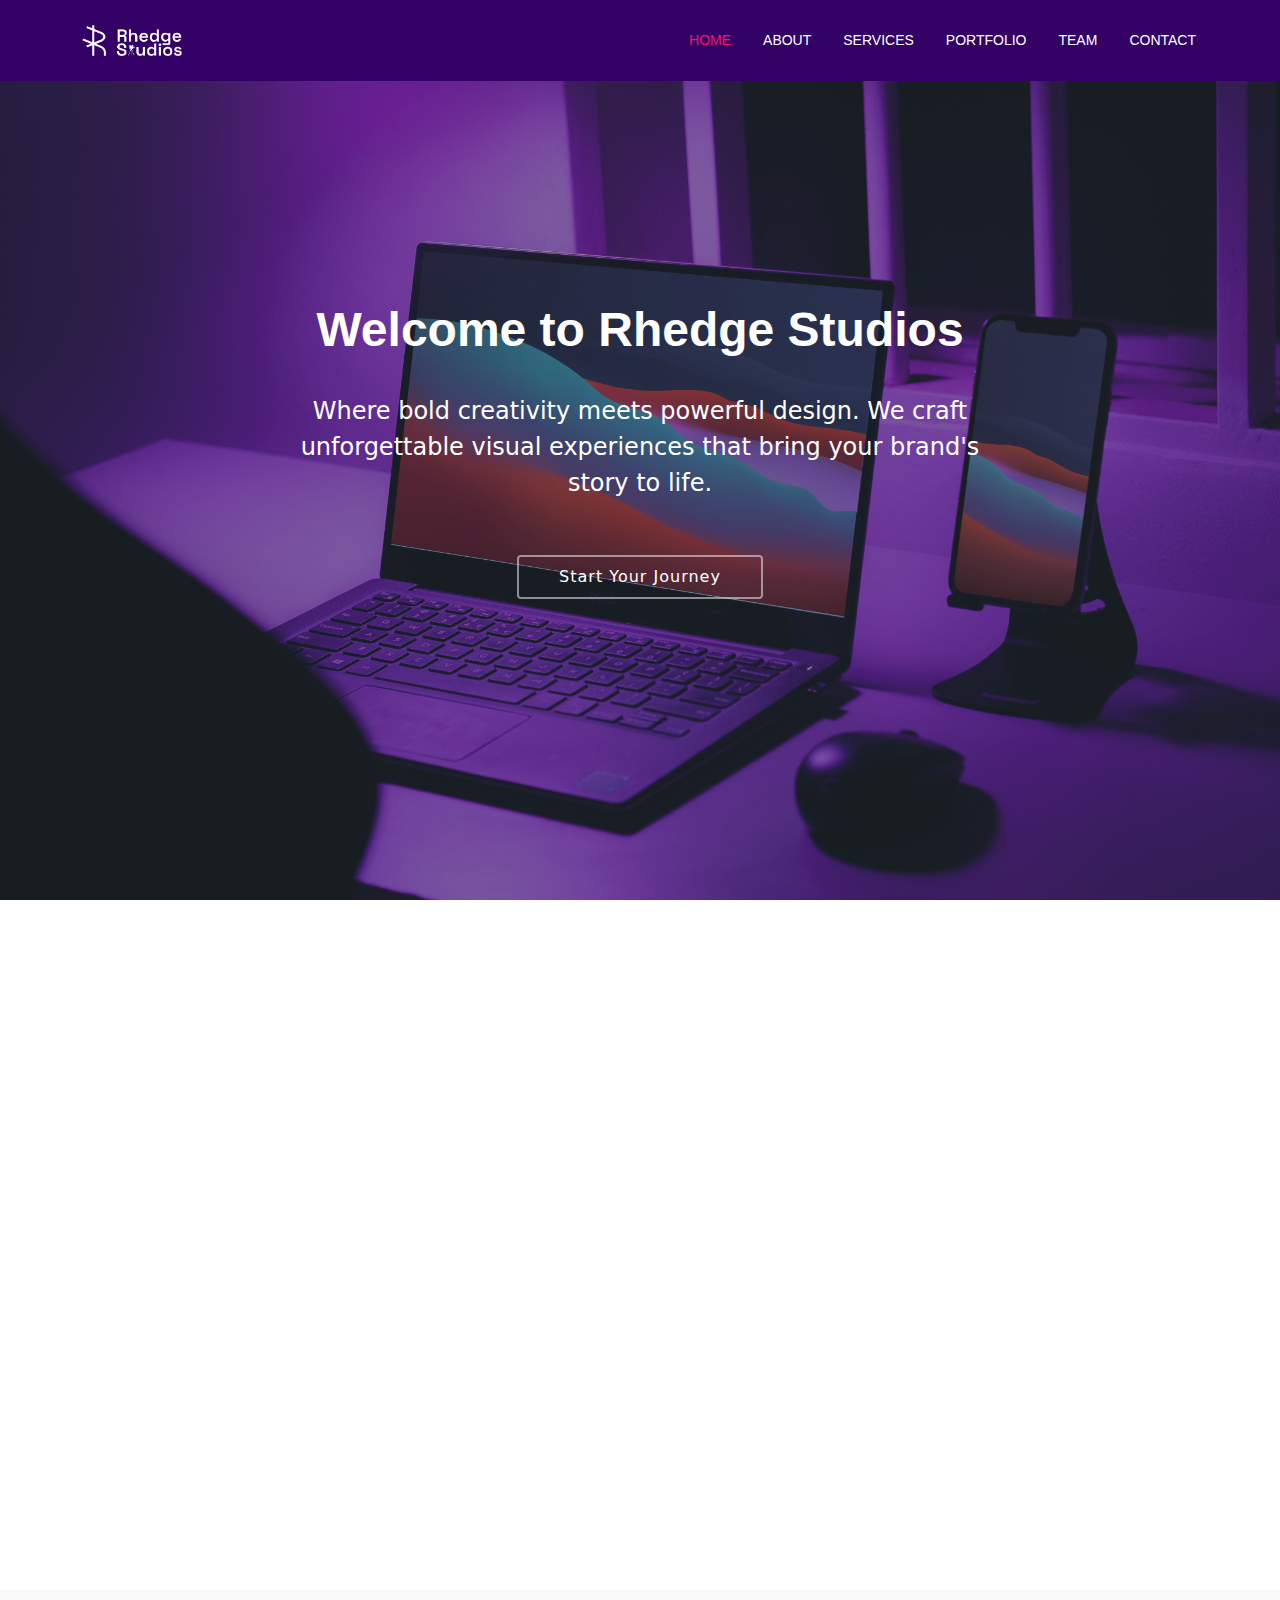
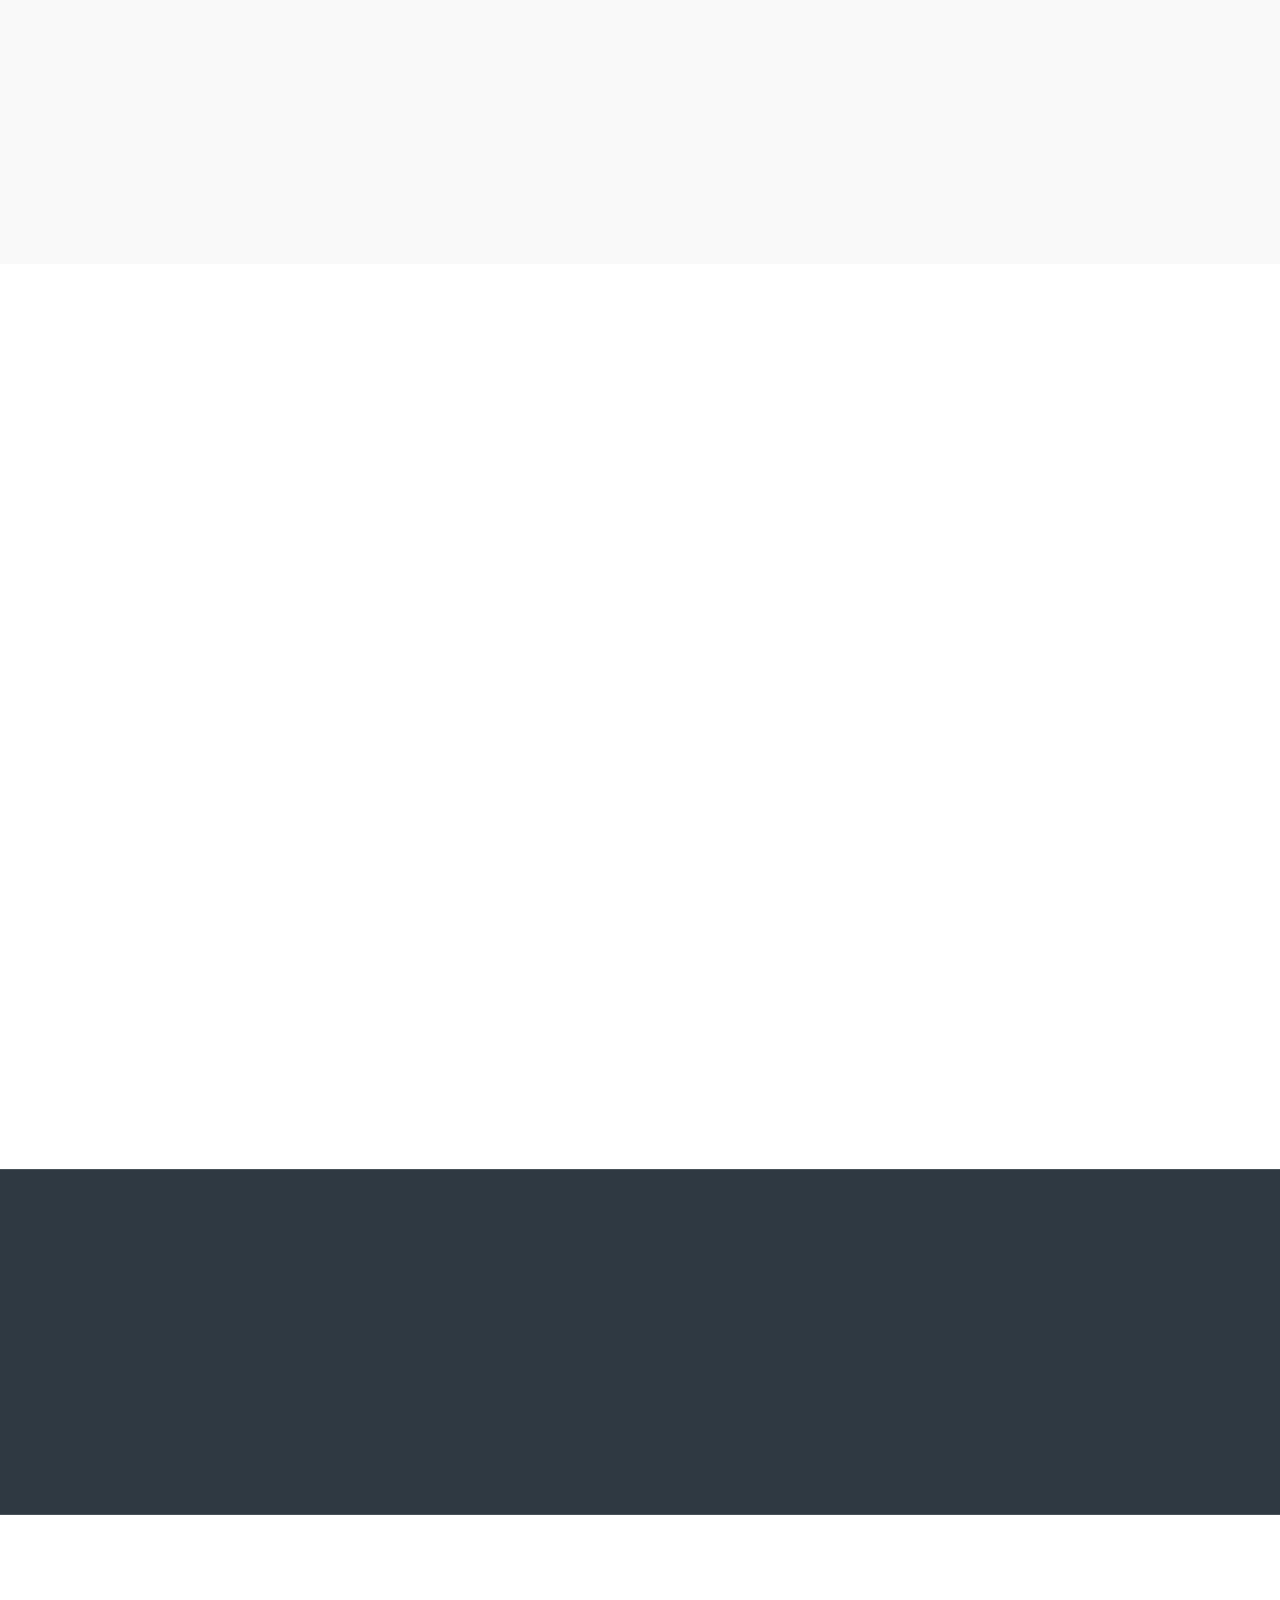
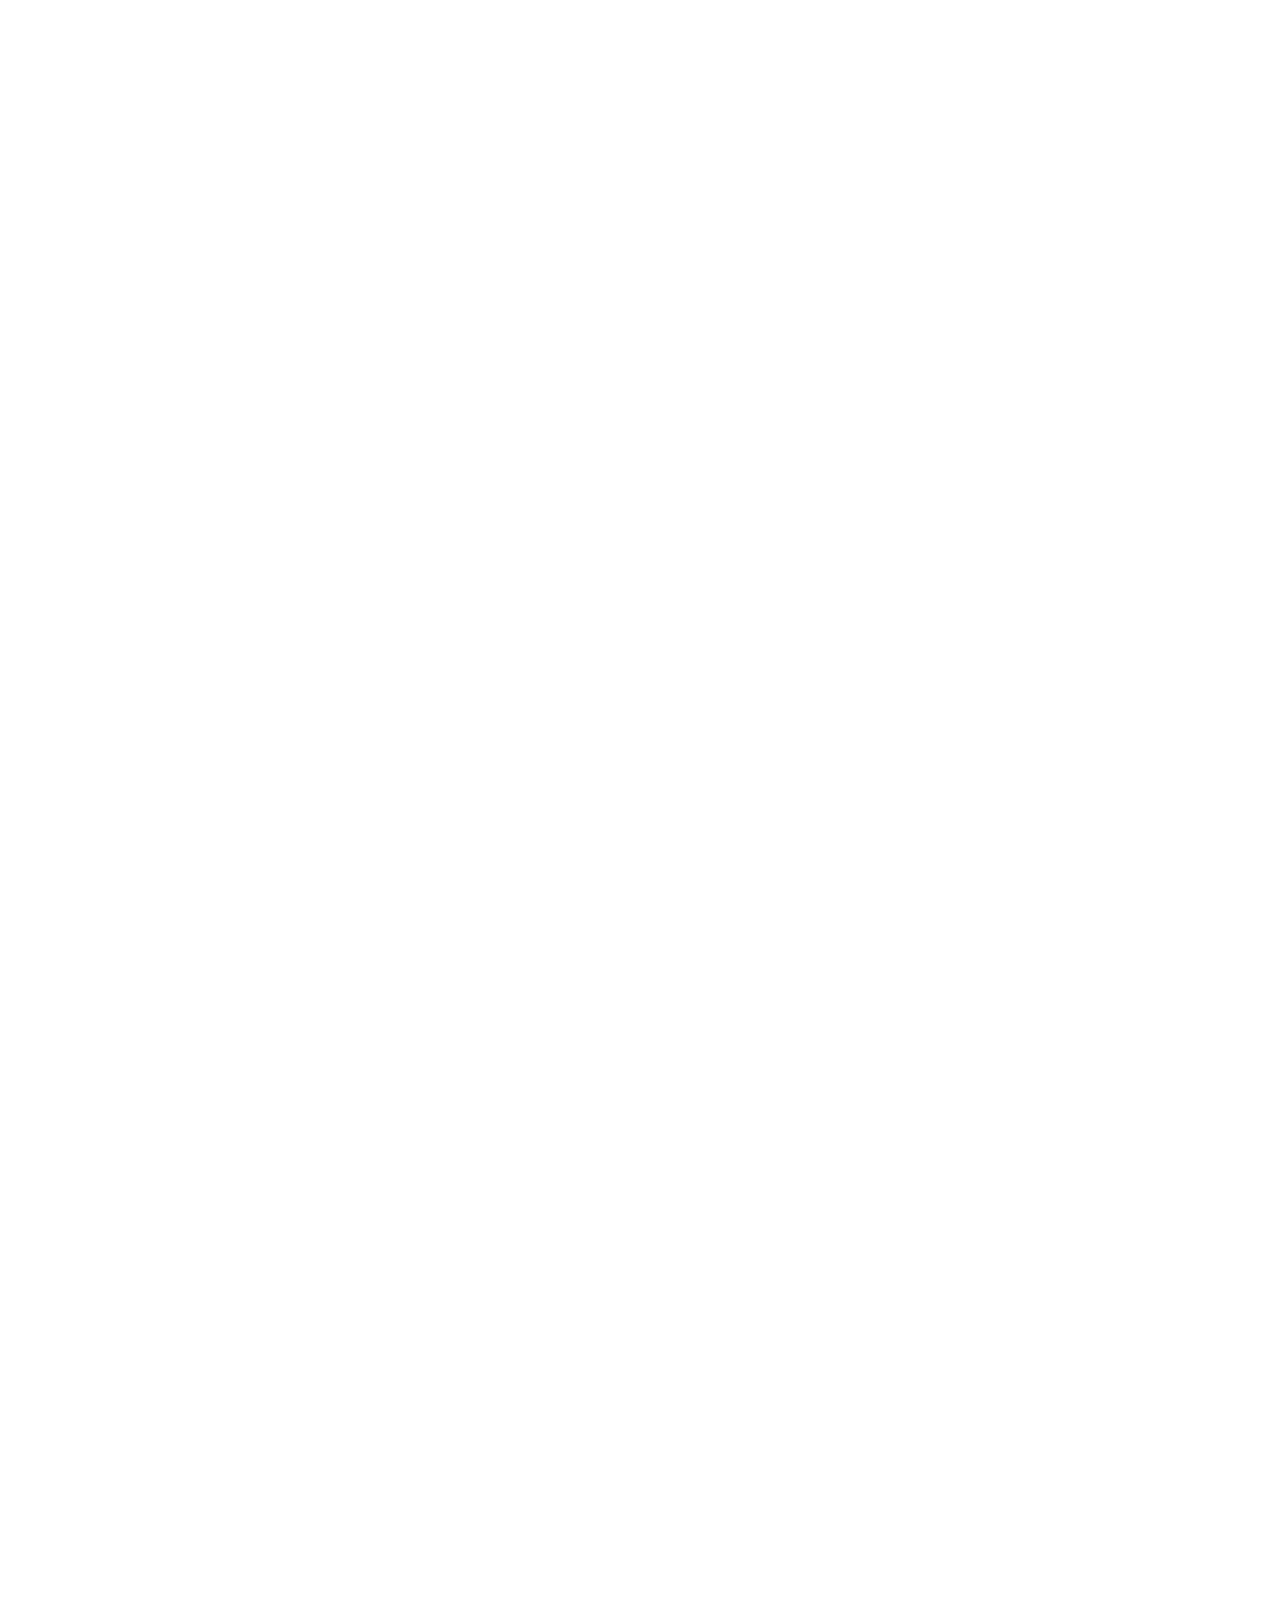
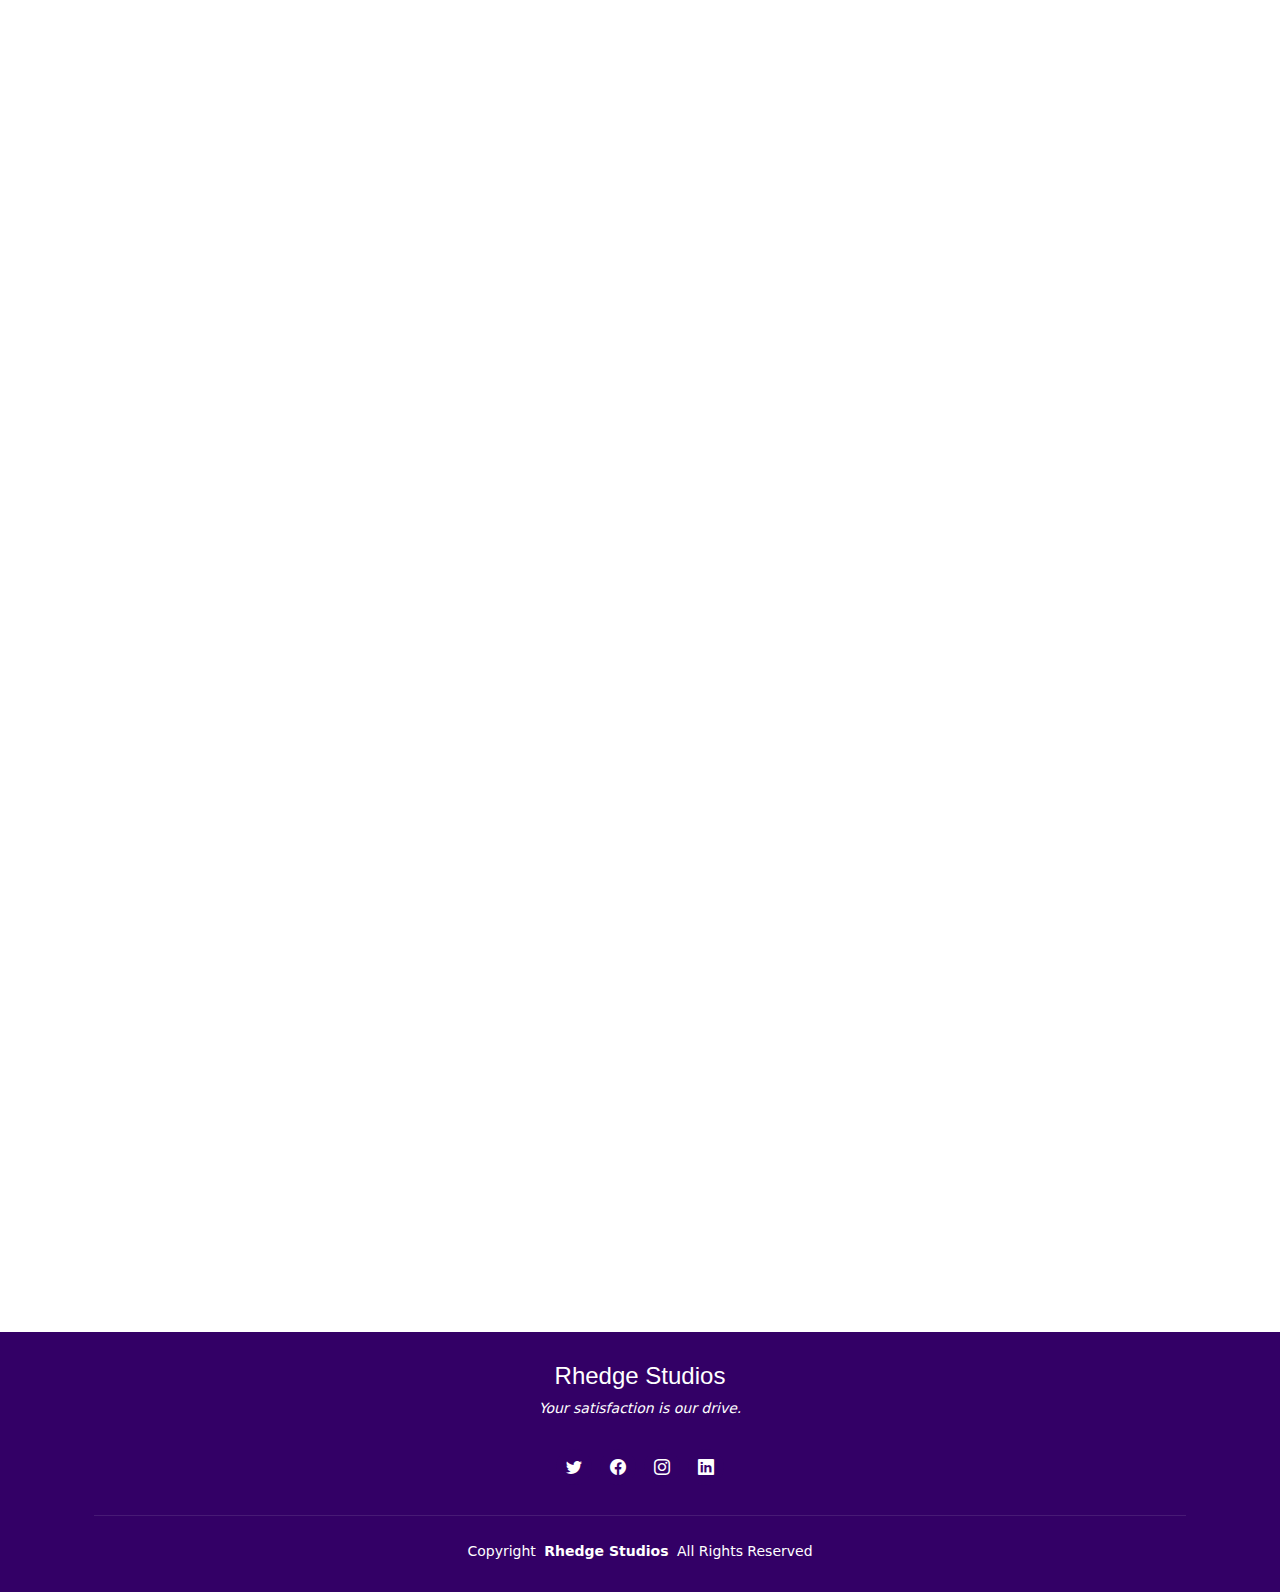
<file: Regna/index.html>
<!DOCTYPE html>
<html lang="en">

<head>
  <meta charset="utf-8">
  <meta content="width=device-width, initial-scale=1.0" name="viewport">
  <title>Rhedge Studios</title>
  <meta name="description" content="">
  <meta name="keywords" content="">

  <!-- Favicons -->
  <link href="vv.png" rel="icon">
  <link href="vv.png" rel="apple-touch-icon">

  <!-- Fonts -->
  <link href="https://fonts.googleapis.com" rel="preconnect">
  <link href="https://fonts.gstatic.com" rel="preconnect" crossorigin>
  <link href="https://fonts.googleapis.com/css2?family=Roboto:ital,wght@0,100;0,300;0,400;0,500;0,700;0,900;1,100;1,300;1,400;1,500;1,700;1,900&family=Poppins:ital,wght@0,100;0,200;0,300;0,400;0,500;0,600;0,700;0,800;0,900;1,100;1,200;1,300;1,400;1,500;1,600;1,700;1,800;1,900&display=swap" rel="stylesheet">

  <!-- Vendor CSS Files -->
  <link href="assets/vendor/bootstrap/css/bootstrap.min.css" rel="stylesheet">
  <link href="assets/vendor/bootstrap-icons/bootstrap-icons.css" rel="stylesheet">
  <link href="assets/vendor/aos/aos.css" rel="stylesheet">
  <link href="assets/vendor/glightbox/css/glightbox.min.css" rel="stylesheet">
  <link href="assets/vendor/swiper/swiper-bundle.min.css" rel="stylesheet">

  <!-- Main CSS File -->
  <link href="assets/css/main.css" rel="stylesheet">

  <!-- =======================================================
  * Template Name: Regna
  * Template URL: https://bootstrapmade.com/regna-bootstrap-onepage-template/
  * Updated: Aug 07 2024 with Bootstrap v5.3.3
  * Author: BootstrapMade.com
  * License: https://bootstrapmade.com/license/
  ======================================================== -->
</head>

<body class="index-page">

  <header id="header" class="header d-flex align-items-center fixed-top">
    <div class="container-fluid container-xl position-relative d-flex align-items-center justify-content-between">

      <a href="index.html" class="logo d-flex align-items-center">
        <!-- Uncomment the line below if you also wish to use an image logo -->
        <img src="l.png" alt="">
        <h1 class="sitename"></h1>
      </a>

      <nav id="navmenu" class="navmenu">
        <ul>
          <li><a href="#hero" class="active">Home</a></li>
          <li><a href="#about">About</a></li>
          <li><a href="#services">Services</a></li>
          <li><a href="#portfolio">Portfolio</a></li>
          <li><a href="#team">Team</a></li>
         <!--  <li class="dropdown"><a href="#"><span>Dropdown</span> <i class="bi bi-chevron-down toggle-dropdown"></i></a>
            <ul>
            <li><a href="#">Dropdown 1</a></li>
              <li class="dropdown"><a href="#"><span>Deep Dropdown</span> <i class="bi bi-chevron-down toggle-dropdown"></i></a>
                <ul>
                  <li><a href="#">Deep Dropdown 1</a></li>
                  <li><a href="#">Deep Dropdown 2</a></li>
                  <li><a href="#">Deep Dropdown 3</a></li>
                  <li><a href="#">Deep Dropdown 4</a></li>
                  <li><a href="#">Deep Dropdown 5</a></li>
                </ul>
              </li>
              <li><a href="#">Dropdown 2</a></li>
              <li><a href="#">Dropdown 3</a></li>
              <li><a href="#">Dropdown 4</a></li>
            </ul>
          </li>-->
          <li><a href="#contact">Contact</a></li>
        </ul>
        <i class="mobile-nav-toggle d-xl-none bi bi-list"></i>
      </nav>

    </div>
  </header>

  <main class="main">

  <!-- Hero Section -->
<section id="hero" class="hero section dark-background" style="position: relative;">
  <!-- Background Image -->
  <img src="i-m-zion-rVcxGBT80j8-unsplash.jpg" alt="Rhedge Studio" data-aos="fade-in" style="width: 100%; height: 100%; object-fit: cover;">
  <!-- Dark Overlay with reduced opacity -->
  <div style="position: absolute; top: 0; left: 0; width: 100%; height: 100%; background-color: rgba(0, 1, 1, 3);"></div>

  <div class="container text-center" data-aos="fade-up" data-aos-delay="100">
    <div class="row justify-content-center">
      <div class="col-lg-8">
        <!-- Headline and Tagline -->
        <h2>Welcome to Rhedge Studios</h2>
        <br>
        <p>Where bold creativity meets powerful design. We craft unforgettable visual experiences that bring your brand's story to life.</p>
    <br>
        <!-- Call to Action -->
        <a href="#about" class="btn-get-started">Start Your Journey</a>
      </div>
    </div>
  </div>

</section>
<!-- End Hero Section -->



  <!-- About Section -->
<section id="about" class="about section">
  <div class="container">
    <div class="row gy-4">
      
      <!-- Image & Video -->
      <div class="col-lg-6 position-relative d-flex align-items-center order-lg-last" data-aos="fade-up" data-aos-delay="200">
        <img src="ab.jpeg" class="img-fluid flex-shrink-0" alt="Rhedge Studio Team">
        <a href="" class="glightbox pulsating-play-btn"></a>
      </div>

      <!-- About Content -->
      <div class="col-lg-6 content" data-aos="fade-up" data-aos-delay="100">
        <h3>About Us</h3>
        <p>At Rhedge Studio, we believe in the power of design to transform ideas into memorable experiences. Our team of creative minds is dedicated to bringing your vision to life with innovative solutions that speak to both your audience and your brand.</p>
        
        <ul>
          <li>
            <i class="bi bi-brush"></i>
            <div>
              <h5>Creative Branding & Logo Design</h5>
              <p>We craft unique brand identities that stand out and leave a lasting impression, helping businesses grow with purpose and style.</p>
            </div>
          </li>
          <li>
            <i class="bi bi-code-slash"></i>
            <div>
              <h5>Web Development & Management</h5>
              <p>From custom websites to seamless management solutions, we build user-friendly platforms that drive results and keep your digital presence ahead of the curve.</p>
            </div>
          </li>
          <li>
            <i class="bi bi-diagram-3"></i>
            <div>
              <h5>UI/UX Design & Digital Experiences</h5>
              <p>Our user-centric designs prioritize functionality and aesthetics, ensuring an intuitive experience that resonates with your audience.</p>
            </div>
          </li>
        </ul>
      </div>

    </div>
  </div>
</section><!-- /About Section -->


    <!-- Stats Section -->
<section id="stats" class="stats section light-background">
  <div class="container" data-aos="fade-up" data-aos-delay="100">
    <div class="row gy-4">

      <!-- Clients Stat -->
      <div class="col-lg-3 col-md-6">
        <div class="stats-item text-center w-100 h-100">
          <span data-purecounter-start="0" data-purecounter-end="232" data-purecounter-duration="1" class="purecounter"></span>
          <p>Clients Served</p>
        </div>
      </div><!-- End Stats Item -->

      <!-- Projects Stat -->
      <div class="col-lg-3 col-md-6">
        <div class="stats-item text-center w-100 h-100">
          <span data-purecounter-start="0" data-purecounter-end="521" data-purecounter-duration="1" class="purecounter"></span>
          <p>Successful Projects</p>
        </div>
      </div><!-- End Stats Item -->

      <!-- Support Hours Stat -->
      <div class="col-lg-3 col-md-6">
        <div class="stats-item text-center w-100 h-100">
          <span data-purecounter-start="0" data-purecounter-end="1453" data-purecounter-duration="1" class="purecounter"></span>
          <p>Support Hours</p>
        </div>
      </div><!-- End Stats Item -->

      <!-- Team Members Stat -->
      <div class="col-lg-3 col-md-6">
        <div class="stats-item text-center w-100 h-100">
          <span data-purecounter-start="0" data-purecounter-end="8" data-purecounter-duration="1" class="purecounter"></span>
          <p>Creative Minds</p>
        </div>
      </div><!-- End Stats Item -->

    </div>
  </div>
</section><!-- /Stats Section -->

<!-- Services Section -->
<section id="services" class="services section">

  <!-- Section Title -->
  <div class="container section-title" data-aos="fade-up">
    <h2>Our Services</h2>
    <p>We craft innovative solutions to elevate your brand and transform your digital presence</p>
  </div><!-- End Section Title -->

  <div class="container">

    <div class="row gy-4">

      <!-- Service 1: Branding & Logo Design -->
      <div class="col-lg-4 col-md-6" data-aos="fade-up" data-aos-delay="100">
        <div class="service-item position-relative">
          <div class="icon">
            <i class="bi bi-brush"></i> <!-- Icon related to branding/design -->
          </div>
          <a href="service-details.html" class="stretched-link">
            <h3>Branding & Logo Design</h3>
          </a>
          <p>Our team creates unique brand identities, from striking logos to complete visual systems, designed to make your business stand out in the marketplace.</p>
        </div>
      </div><!-- End Service Item -->

      <!-- Service 2: Web Development -->
      <div class="col-lg-4 col-md-6" data-aos="fade-up" data-aos-delay="200">
        <div class="service-item position-relative">
          <div class="icon">
            <i class="bi bi-code-slash"></i> <!-- Icon related to web development -->
          </div>
          <a href="service-details.html" class="stretched-link">
            <h3>Web Development & Management</h3>
          </a>
          <p>We build custom, responsive websites that are not only beautiful but also functional, ensuring your online presence is both engaging and effective.</p>
        </div>
      </div><!-- End Service Item -->

      <!-- Service 3: UI/UX Design -->
      <div class="col-lg-4 col-md-6" data-aos="fade-up" data-aos-delay="300">
        <div class="service-item position-relative">
          <div class="icon">
            <i class="bi bi-phone-landscape"></i> <!-- Icon related to UI/UX -->
          </div>
          <a href="service-details.html" class="stretched-link">
            <h3>UI/UX Design</h3>
          </a>
          <p>We focus on creating seamless, intuitive experiences that delight users, with designs that blend functionality and aesthetic precision.</p>
        </div>
      </div><!-- End Service Item -->

      <!-- Service 4: Filmmaking & Animation -->
      <div class="col-lg-4 col-md-6" data-aos="fade-up" data-aos-delay="400">
        <div class="service-item position-relative">
          <div class="icon">
            <i class="bi bi-camera-reels"></i> <!-- Icon related to filmmaking -->
          </div>
          <a href="service-details.html" class="stretched-link">
            <h3>Filmmaking & Animation</h3>
          </a>
          <p>From concept to screen, our filmmaking and animation services create visually stunning and engaging stories that captivate your audience.</p>
        </div>
      </div><!-- End Service Item -->

      <!-- Service 5: Digital Marketing (Optional) -->
      <div class="col-lg-4 col-md-6" data-aos="fade-up" data-aos-delay="500">
        <div class="service-item position-relative">
          <div class="icon">
            <i class="bi bi-graph-up-arrow"></i> <!-- Icon related to digital marketing -->
          </div>
          <a href="service-details.html" class="stretched-link">
            <h3>Digital Marketing & Strategy</h3>
          </a>
          <p>We help you grow your online presence through strategic digital marketing, driving engagement, conversions, and long-term success.</p>
        </div>
      </div><!-- End Service Item -->

      <!-- Service 6: Web Hosting & Maintenance (Optional) -->
      <div class="col-lg-4 col-md-6" data-aos="fade-up" data-aos-delay="600">
        <div class="service-item position-relative">
          <div class="icon">
            <i class="bi bi-hdd-network"></i> <!-- Icon related to hosting -->
          </div>
          <a href="service-details.html" class="stretched-link">
            <h3>Web Hosting & Maintenance</h3>
          </a>
          <p>We provide reliable web hosting and ongoing maintenance to ensure your website runs smoothly, securely, and efficiently at all times.</p>
        </div>
      </div><!-- End Service Item -->

    </div>

  </div>

</section><!-- /Services Section -->


   <!-- Call To Action Section -->
<section id="call-to-action" class="call-to-action section dark-background">

  <img src="i-m-zion-rVcxGBT80j8-unsplash.jpg" alt="Rhedge Studio CTA Background">

  <div class="container">

    <div class="row" data-aos="zoom-in" data-aos-delay="100">
      <div class="col-xl-9 text-center text-xl-start">
        <!-- Headline and Description -->
        <h3>Ready to Transform Your Digital Presence?</h3>
        <p>Whether you're looking to revamp your brand, build a new website, or bring your ideas to life through animation, we're here to help. Let's collaborate and make something incredible together.</p>
      </div>
      <div class="col-xl-3 cta-btn-container text-center">
        <!-- Call to Action Button -->
        <a class="cta-btn align-middle" href="#contact">Start Your Project</a>
      </div>
    </div>

  </div>

</section><!-- /Call To Action Section -->

<!-- Portfolio Section -->
<section id="portfolio" class="portfolio section">

  <!-- Section Title -->
  <div class="container section-title" data-aos="fade-up">
    <h2>Portfolio</h2>
    <p>Explore our creative work across different domains, showcasing the depth and diversity of our expertise.</p>
  </div><!-- End Section Title -->

  <div class="container">

    <div class="isotope-layout" data-default-filter="*" data-layout="masonry" data-sort="original-order">

      <ul class="portfolio-filters isotope-filters" data-aos="fade-up" data-aos-delay="100">
        <li data-filter="*" class="filter-active">All</li>
        <li data-filter=".filter-branding">Branding</li>
        <li data-filter=".filter-web-development">Web Development</li>
        <li data-filter=".filter-ui-ux">UI/UX Design</li>
        <li data-filter=".filter-film-animation">Film & Animation</li>
      </ul><!-- End Portfolio Filters -->

      <div class="row gy-4 isotope-container" data-aos="fade-up" data-aos-delay="200">

        <!-- Branding Project 1 -->
        <div class="col-lg-4 col-md-6 portfolio-item isotope-item filter-branding">
          <div class="portfolio-content h-100">
            <a href="images/hannah homes.jpg" data-gallery="portfolio-gallery-branding" class="glightbox">
              <img src="images/hannah homes.jpg" class="img-fluid" alt="Branding Project" style="height: 300px; object-fit: cover;">
            </a>
            <div class="portfolio-info">
              <h4><a href="portfolio-details.html" title="More Details">Branding Project 1</a></h4>
              <p>Logo and brand identity design for a local business. We helped create a memorable and meaningful visual identity.</p>
            </div>
          </div>
        </div><!-- End Portfolio Item -->

        <!-- Web Development Project 1 -->
        <div class="col-lg-4 col-md-6 portfolio-item isotope-item filter-web-development">
          <div class="portfolio-content h-100">
            <a href="images/webb2.jpg" data-gallery="portfolio-gallery-web" class="glightbox">
              <img src="images/webb2.jpg" class="img-fluid" alt="Web Development Project" style="height: 300px; object-fit: cover;">
            </a>
            <div class="portfolio-info">
              <h4><a href="portfolio-details.html" title="More Details">Website for XYZ</a></h4>
              <p>Responsive website design for XYZ Corp. We focused on a smooth user experience and modern design.</p>
            </div>
          </div>
        </div><!-- End Portfolio Item -->

        <!-- UI/UX Design Project 1 -->
        <div class="col-lg-4 col-md-6 portfolio-item isotope-item filter-ui-ux">
          <div class="portfolio-content h-100">
            <a href="images/social media design.jpg" data-gallery="portfolio-gallery-uiux" class="glightbox">
              <img src="images/social media design.jpg" class="img-fluid" alt="UI/UX Design Project" style="height: 300px; object-fit: cover;">
            </a>
            <div class="portfolio-info">
              <h4><a href="portfolio-details.html" title="More Details">UI/UX Redesign for ABC App</a></h4>
              <p>Improved user interface and experience for the ABC mobile app, resulting in enhanced user engagement and satisfaction.</p>
            </div>
          </div>
        </div><!-- End Portfolio Item -->

        <!-- Film & Animation Project 1 -->
        <div class="col-lg-4 col-md-6 portfolio-item isotope-item filter-film-animation">
          <div class="portfolio-content h-100">
            <a href="anim1.jpeg" data-gallery="portfolio-gallery-film" class="glightbox">
              <img src="anim1.jpeg" class="img-fluid" alt="Film & Animation Project" style="height: 300px; object-fit: cover;">
            </a>
            <div class="portfolio-info">
              <h4><a href="portfolio-details.html" title="More Details">Corporate Video for XYZ Company</a></h4>
              <p>We created an engaging corporate video for XYZ Company to showcase their products and services to potential clients.</p>
            </div>
          </div>
        </div><!-- End Portfolio Item -->

        <!-- Branding Project 2 -->
        <div class="col-lg-4 col-md-6 portfolio-item isotope-item filter-branding">
          <div class="portfolio-content h-100">
            <a href="images/fashion design.jpg" data-gallery="portfolio-gallery-branding" class="glightbox">
              <img src="images/fashion design.jpg" class="img-fluid" alt="Branding Project" style="height: 300px; object-fit: cover;">
            </a>
            <div class="portfolio-info">
              <h4><a href="portfolio-details.html" title="More Details">Branding for DEF Startup</a></h4>
              <p>Developed a strong brand identity and logo for DEF Startup, helping them establish a professional presence in the market.</p>
            </div>
          </div>
        </div><!-- End Portfolio Item -->

        <!-- Web Development Project 2 -->
        <div class="col-lg-4 col-md-6 portfolio-item isotope-item filter-web-development">
          <div class="portfolio-content h-100">
            <a href="images/webb4.jpg" data-gallery="portfolio-gallery-web" class="glightbox">
              <img src="images/webb4.jpg" class="img-fluid" alt="Web Development Project" style="height: 300px; object-fit: cover;">
            </a>
            <div class="portfolio-info">
              <h4><a href="portfolio-details.html" title="More Details">E-commerce Website for GHI</a></h4>
              <p>We developed a custom e-commerce platform for GHI, providing them with a seamless shopping experience and integrated payment systems.</p>
            </div>
          </div>
        </div><!-- End Portfolio Item -->

      </div><!-- End Portfolio Container -->

    </div>

  </div>

</section><!-- /Portfolio Section -->


<!-- Team Section -->
<section id="team" class="team section">

  <!-- Section Title -->
  <div class="container section-title" data-aos="fade-up">
    <h2>Meet Our Team</h2>
    <p>Our passionate and skilled team brings a blend of creativity and expertise to every project. Get to know the people who make Rhedge Studio exceptional.</p>
  </div><!-- End Section Title -->

  <div class="container">

    <div class="row gy-4">

      <div class="col-lg-6" data-aos="fade-up" data-aos-delay="100">
        <div class="team-member d-flex align-items-start">
          <div class="pic"><img src="OIP.jpeg" class="img-fluid" alt=""></div>
          <div class="member-info">
            <h4>Reginald Macaulay</h4>
            <span>Chief Executive Officer</span>
            <p>Leading the team with vision and innovation, Reginald drives Rhedge Studio towards new heights of creativity and success.</p>
            <div class="social">
              <a href=""><i class="bi bi-twitter-x"></i></a>
              <a href=""><i class="bi bi-facebook"></i></a>
              <a href=""><i class="bi bi-instagram"></i></a>
              <a href=""><i class="bi bi-linkedin"></i></a>
            </div>
          </div>
        </div>
      </div><!-- End Team Member -->

      <div class="col-lg-6" data-aos="fade-up" data-aos-delay="200">
        <div class="team-member d-flex align-items-start">
          <div class="pic"><img src="images/hannah macaulay-product manager.jpg" class="img-fluid" alt=""></div>
          <div class="member-info">
            <h4>Hannah Macaulay</h4>
            <span>Product Manager</span>
            <p>With a deep understanding of user needs, Hannah ensures our products are intuitive, impactful, and aligned with market demands.</p>
            <div class="social">
              <a href=""><i class="bi bi-twitter-x"></i></a>
              <a href=""><i class="bi bi-facebook"></i></a>
              <a href=""><i class="bi bi-instagram"></i></a>
              <a href=""><i class="bi bi-linkedin"></i></a>
            </div>
          </div>
        </div>
      </div><!-- End Team Member -->

    

      <div class="col-lg-6" data-aos="fade-up" data-aos-delay="400">
        <div class="team-member d-flex align-items-start">
          <div class="pic"><img src="anim2.jpeg" class="img-fluid" alt=""></div>
          <div class="member-info">
            <h4>Chiamaka Okafor</h4>
            <span>UI/UX Designer</span>
            <p>Chiamaka specializes in creating intuitive, visually appealing user interfaces. With a focus on user experience, she crafts designs that are both aesthetically pleasing and highly functional.</p>
            <div class="social">
              <a href=""><i class="bi bi-twitter-x"></i></a>
              <a href=""><i class="bi bi-facebook"></i></a>
              <a href=""><i class="bi bi-instagram"></i></a>
              <a href=""><i class="bi bi-linkedin"></i></a>
            </div>
          </div>
        </div>
      </div><!-- End Team Member -->
      

      <div class="col-lg-6" data-aos="fade-up" data-aos-delay="500">
        <div class="team-member d-flex align-items-start">
          <div class="pic"><img src="images/312366630_2139556976252865_9057731909027782893_n.jpg" class="img-fluid" alt=""></div>
          <div class="member-info">
            <h4>Saviour Patrick</h4>
            <span>Web Developer</span>
            <p>With a focus on UI/UX design, Saviour creates user-friendly and visually engaging websites. His skills include HTML, CSS and JavaScript.</p>
            <div class="social">
              <a href=""><i class="bi bi-twitter-x"></i></a>
              <a href=""><i class="bi bi-facebook"></i></a>
              <a href=""><i class="bi bi-instagram"></i></a>
              <a href=""><i class="bi bi-linkedin"></i></a>
            </div>
          </div>
        </div>
      </div><!-- End Team Member -->

    </div>

  </div>

</section><!-- /Team Section -->


    <!-- Contact Section -->
    <section id="contact" class="contact section">

<!-- Section Title -->
<div class="container section-title" data-aos="fade-up">
  <h2>Contact</h2>
  <p>Feel free to reach out to us. We are always ready to assist you!</p>
</div><!-- End Section Title -->

<div class="container" data-aos="fade-up" data-aos-delay="100">

  <div class="mb-4" data-aos="fade-up" data-aos-delay="200">
    <!-- Updated Google Maps with your location -->
    <iframe style="border:0; width: 100%; height: 270px;" 
            src="https://www.google.com/maps/embed?pb=!1m14!1m8!1m3!1d31829.55935678939!2d7.855713!3d5.040568!3m2!1i1024!2i768!4f13.1!3m3!1m2!1s0x103d4574a22072b3%3A0x9254fd1d49f55193!2s59%20Edem%20Akai%20Street%2C%20Uyo%2C%20Nigeria!5e0!3m2!1sen!2sus!4v1676961268712!5m2!1sen!2sus" 
            frameborder="0" allowfullscreen="" loading="lazy" referrerpolicy="no-referrer-when-downgrade"></iframe>
  </div><!-- End Google Maps -->

  <div class="row gy-4">

    <div class="col-lg-4">
      <div class="info-item d-flex" data-aos="fade-up" data-aos-delay="300">
        <i class="bi bi-geo-alt flex-shrink-0"></i>
        <div>
          <h3>Address</h3>
          <p>59 Edem Akai Street, Uyo, Nigeria</p>
        </div>
      </div><!-- End Info Item -->

      <div class="info-item d-flex" data-aos="fade-up" data-aos-delay="400">
        <i class="bi bi-telephone flex-shrink-0"></i>
        <div>
          <h3>Call Us</h3>
          <p>+234 806 132 3411</p>
        </div>
      </div><!-- End Info Item -->

      <div class="info-item d-flex" data-aos="fade-up" data-aos-delay="500">
        <i class="bi bi-envelope flex-shrink-0"></i>
        <div>
          <h3>Email Us</h3>
          <p>rhedgestudios@gmail.com</p>
        </div>
      </div><!-- End Info Item -->

    </div>

    <div class="col-lg-8">
      <form id="contact-form" class="php-email-form" data-aos="fade-up" data-aos-delay="200">
        <div class="row gy-4">
    
          <div class="col-md-6">
            <input type="text" name="name" id="name" class="form-control" placeholder="Your Name" required>
          </div>
    
          <div class="col-md-6">
            <input type="email" name="email" id="email" class="form-control" placeholder="Your Email" required>
          </div>
    
          <div class="col-md-12">
            <input type="text" name="subject" id="subject" class="form-control" placeholder="Subject" required>
          </div>
    
          <div class="col-md-12">
            <textarea name="message" id="message" class="form-control" rows="6" placeholder="Message" required></textarea>
          </div>
    
          <div class="col-md-12 text-center">
            <div id="loading" class="loading" style="display:none;">Loading...</div>
            <div id="error-message" class="error-message" style="display:none;"></div>
            <div id="sent-message" class="sent-message" style="display:none;">Your message has been sent. Thank you!</div>
    
            <button type="submit">Send Message</button>
          </div>
    
        </div>
      </form>
    </div><!-- End Contact Form -->
    
    <script src="https://code.jquery.com/jquery-3.6.0.min.js"></script>
    <script>
      $(document).ready(function () {
        // On form submission
        $('#contact-form').on('submit', function (e) {
          e.preventDefault(); // Prevent the form from reloading the page
          $('#loading').show(); // Show the loading message
    
          // Clear any previous error messages
          $('#error-message').hide();
          $('#error-message').text('');
    
          // Client-side validation
          var name = $('#name').val().trim();
          var email = $('#email').val().trim();
          var subject = $('#subject').val().trim();
          var message = $('#message').val().trim();
    
          if (name === "" || email === "" || subject === "" || message === "") {
            $('#error-message').text('Please fill out all fields.').show();
            $('#loading').hide();
            return; // Stop form submission if validation fails
          }
    
          // Simple email validation (basic)
          var emailRegex = /^[a-zA-Z0-9._-]+@[a-zA-Z0-9.-]+\.[a-zA-Z]{2,6}$/;
          if (!emailRegex.test(email)) {
            $('#error-message').text('Please enter a valid email address.').show();
            $('#loading').hide();
            return;
          }
    
          // Collect form data
          var formData = {
            name: name,
            email: email,
            subject: subject,
            message: message
          };
    
          // Perform the Ajax request to submit the form
          $.ajax({
            type: 'POST',
            url: 'forms/contact.php', // Your PHP file that handles the form submission
            data: formData,
            success: function (response) {
              $('#loading').hide(); // Hide loading message
              if (response === 'success') {
                $('#sent-message').show(); // Show success message
              } else {
                $('#error-message').show(); // Show error message
                $('#error-message').text('Oops! Something went wrong. Please try again.');
              }
            },
            error: function () {
              $('#loading').hide(); // Hide loading message
              $('#error-message').show(); // Show error message
              $('#error-message').text('Error in sending the message. Please try again later.');
            }
          });
        });
      });
    </script>
    

  </div>

</div>

</section><!-- /Contact Section -->


  </main>

  <footer id="footer" class="footer dark-background">
    <div class="container">
      <h4 class="sitename">Rhedge Studios</h4>
      <p>Your satisfaction is our drive.</p>

      <div class="social-links d-flex justify-content-center">
        <a href="https://x.com/rhedgestudios" target="_blank"><i class="bi bi-twitter"></i></a>
        <a href="https://facebook.com/RhedgeStudios" target="_blank"><i class="bi bi-facebook"></i></a>
        <a href="https://instagram.com/rhedgestudios" target="_blank"><i class="bi bi-instagram"></i></a>
        <a href="https://www.linkedin.com/company/rhedgestudios" target="_blank"><i class="bi bi-linkedin"></i></a>
      </div>
      <div class="container">
        <div class="copyright">
          <span>Copyright</span> <strong class="px-1 sitename">Rhedge Studios</strong> <span>All Rights Reserved</span>
        </div>
             </div>
    </div>
  </footer>
  
  <!-- Scroll Top -->
  <a href="#" id="scroll-top" class="scroll-top d-flex align-items-center justify-content-center"><i class="bi bi-arrow-up-short"></i></a>

  <!-- Preloader -->
  <div id="preloader"></div>

  <!-- Vendor JS Files -->
  <script src="assets/vendor/bootstrap/js/bootstrap.bundle.min.js"></script>
  <script src="assets/vendor/php-email-form/validate.js"></script>
  <script src="assets/vendor/aos/aos.js"></script>
  <script src="assets/vendor/glightbox/js/glightbox.min.js"></script>
  <script src="assets/vendor/purecounter/purecounter_vanilla.js"></script>
  <script src="assets/vendor/imagesloaded/imagesloaded.pkgd.min.js"></script>
  <script src="assets/vendor/isotope-layout/isotope.pkgd.min.js"></script>
  <script src="assets/vendor/swiper/swiper-bundle.min.js"></script>

  <!-- Main JS File -->
  <script src="assets/js/main.js"></script>

</body>

</html>
</file>
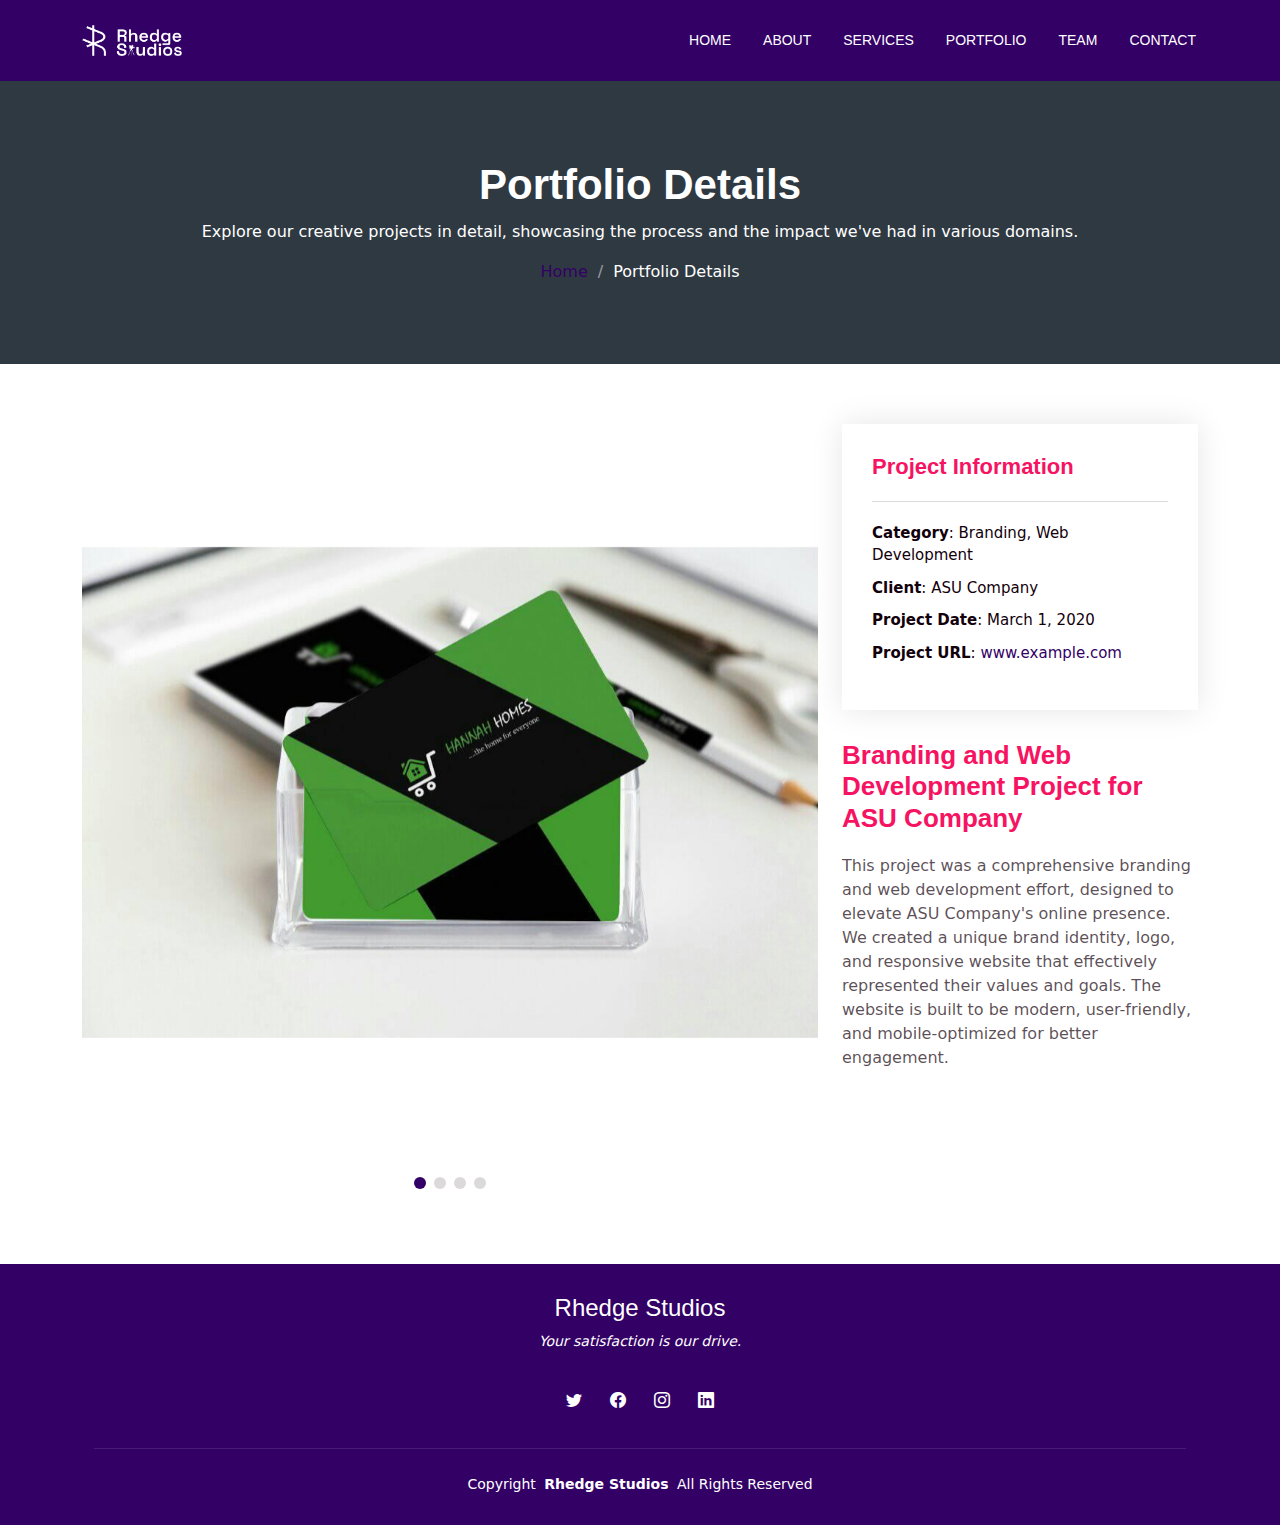
<file: Regna/portfolio-details.html>
<!DOCTYPE html>
<html lang="en">

<head>
  <meta charset="utf-8">
  <meta content="width=device-width, initial-scale=1.0" name="viewport">
  <title>Rhedge Studios</title>
  <meta name="description" content="">
  <meta name="keywords" content="">

  <!-- Favicons -->
  <link href="vv.png" rel="icon">
  <link href="vv.png" rel="apple-touch-icon">

  <!-- Fonts -->
  <link href="https://fonts.googleapis.com" rel="preconnect">
  <link href="https://fonts.gstatic.com" rel="preconnect" crossorigin>
  <link href="https://fonts.googleapis.com/css2?family=Roboto:ital,wght@0,100;0,300;0,400;0,500;0,700;0,900;1,100;1,300;1,400;1,500;1,700;1,900&family=Poppins:ital,wght@0,100;0,200;0,300;0,400;0,500;0,600;0,700;0,800;0,900;1,100;1,200;1,300;1,400;1,500;1,600;1,700;1,800;1,900&display=swap" rel="stylesheet">

  <!-- Vendor CSS Files -->
  <link href="assets/vendor/bootstrap/css/bootstrap.min.css" rel="stylesheet">
  <link href="assets/vendor/bootstrap-icons/bootstrap-icons.css" rel="stylesheet">
  <link href="assets/vendor/aos/aos.css" rel="stylesheet">
  <link href="assets/vendor/glightbox/css/glightbox.min.css" rel="stylesheet">
  <link href="assets/vendor/swiper/swiper-bundle.min.css" rel="stylesheet">

  <!-- Main CSS File -->
  <link href="assets/css/main.css" rel="stylesheet">

  <!-- =======================================================
  * Template Name: Regna
  * Template URL: https://bootstrapmade.com/regna-bootstrap-onepage-template/
  * Updated: Aug 07 2024 with Bootstrap v5.3.3
  * Author: BootstrapMade.com
  * License: https://bootstrapmade.com/license/
  ======================================================== -->
</head>

<body class="index-page">

  <header id="header" class="header d-flex align-items-center fixed-top">
    <div class="container-fluid container-xl position-relative d-flex align-items-center justify-content-between">

      <a href="index.html" class="logo d-flex align-items-center">
        <!-- Uncomment the line below if you also wish to use an image logo -->
        <img src="l.png" alt="">
        <h1 class="sitename"></h1>
      </a>


      <nav id="navmenu" class="navmenu">
        <ul>
          <li><a href="index.html">Home</a></li>
          <li><a href="index.html#about">About</a></li>
          <li><a href="index.html#services">Services</a></li>
          <li><a href="index.html#portfolio">Portfolio</a></li>
          <li><a href="index.html#team">Team</a></li>
          <!--<li class="dropdown"><a href="#"><span>Dropdown</span> <i class="bi bi-chevron-down toggle-dropdown"></i></a>
            <ul>
              <li><a href="#">Dropdown 1</a></li>
              <li class="dropdown"><a href="#"><span>Deep Dropdown</span> <i class="bi bi-chevron-down toggle-dropdown"></i></a>
                <ul>
                  <li><a href="#">Deep Dropdown 1</a></li>
                  <li><a href="#">Deep Dropdown 2</a></li>
                  <li><a href="#">Deep Dropdown 3</a></li>
                  <li><a href="#">Deep Dropdown 4</a></li>
                  <li><a href="#">Deep Dropdown 5</a></li>
                </ul>
              </li>
              <li><a href="#">Dropdown 2</a></li>
              <li><a href="#">Dropdown 3</a></li>
              <li><a href="#">Dropdown 4</a></li>
            </ul>
          </li>-->
          <li><a href="index.html#contact">Contact</a></li>
        </ul>
        <i class="mobile-nav-toggle d-xl-none bi bi-list"></i>
      </nav>

    </div>
  </header>

  <main class="main">

    <!-- Page Title -->
<div class="page-title dark-background">
  <div class="container position-relative">
    <h1>Portfolio Details</h1>
    <p>Explore our creative projects in detail, showcasing the process and the impact we've had in various domains.</p>
    <nav class="breadcrumbs">
      <ol>
        <li><a href="index.html">Home</a></li>
        <li class="current">Portfolio Details</li>
      </ol>
    </nav>
  </div>
</div><!-- End Page Title -->

<!-- Portfolio Details Section -->
<section id="portfolio-details" class="portfolio-details section">

  <div class="container">

    <div class="row gy-4">

      <div class="col-lg-8">
        <div class="portfolio-details-slider swiper init-swiper">

          <script type="application/json" class="swiper-config">
            {
              "loop": true,
              "speed": 600,
              "autoplay": {
                "delay": 5000
              },
              "slidesPerView": "auto",
              "pagination": {
                "el": ".swiper-pagination",
                "type": "bullets",
                "clickable": true
              }
            }
          </script>

          <div class="swiper-wrapper align-items-center">

            <!-- First Image -->
            <div class="swiper-slide">
              <img src="images/hannah homes.jpg" alt="Branding Project 1">
            </div>

            <!-- Second Image -->
            <div class="swiper-slide">
              <img src="images/webb2.jpg" alt="Web Development Project">
            </div>

            <!-- Third Image -->
            <div class="swiper-slide">
              <img src="images/social media design.jpg" alt="UI/UX Design Project">
            </div>

            <!-- Fourth Image -->
            <div class="swiper-slide">
              <img src="anim1.jpeg" alt="Film & Animation Project">
            </div>

          </div>
          <div class="swiper-pagination"></div>
        </div>
      </div>

      <div class="col-lg-4">
        <div class="portfolio-info" data-aos="fade-up" data-aos-delay="200">
          <h3>Project Information</h3>
          <ul>
            <li><strong>Category</strong>: Branding, Web Development</li>
            <li><strong>Client</strong>: ASU Company</li>
            <li><strong>Project Date</strong>: March 1, 2020</li>
            <li><strong>Project URL</strong>: <a href="#">www.example.com</a></li>
          </ul>
        </div>
        <div class="portfolio-description" data-aos="fade-up" data-aos-delay="300">
          <h2>Branding and Web Development Project for ASU Company</h2>
          <p>
            This project was a comprehensive branding and web development effort, designed to elevate ASU Company's online presence. We created a unique brand identity, logo, and responsive website that effectively represented their values and goals. The website is built to be modern, user-friendly, and mobile-optimized for better engagement.
          </p>
        </div>
      </div>

    </div>

  </div>

</section><!-- /Portfolio Details Section -->


  </main>
   <footer id="footer" class="footer dark-background">
    <div class="container">
      <h4 class="sitename">Rhedge Studios</h4>
      <p>Your satisfaction is our drive.</p>

      <div class="social-links d-flex justify-content-center">
        <a href="https://x.com/rhedgestudios" target="_blank"><i class="bi bi-twitter"></i></a>
        <a href="https://facebook.com/RhedgeStudios" target="_blank"><i class="bi bi-facebook"></i></a>
        <a href="https://instagram.com/rhedgestudios" target="_blank"><i class="bi bi-instagram"></i></a>
        <a href="https://www.linkedin.com/company/rhedgestudios" target="_blank"><i class="bi bi-linkedin"></i></a>
      </div>
      <div class="container">
        <div class="copyright">
          <span>Copyright</span> <strong class="px-1 sitename">Rhedge Studios</strong> <span>All Rights Reserved</span>
        </div>
             </div>
    </div>
  </footer>
  
  <!-- Scroll Top -->
  <a href="#" id="scroll-top" class="scroll-top d-flex align-items-center justify-content-center"><i class="bi bi-arrow-up-short"></i></a>

  <!-- Preloader -->
  <div id="preloader"></div>

  <!-- Vendor JS Files -->
  <script src="assets/vendor/bootstrap/js/bootstrap.bundle.min.js"></script>
  <script src="assets/vendor/php-email-form/validate.js"></script>
  <script src="assets/vendor/aos/aos.js"></script>
  <script src="assets/vendor/glightbox/js/glightbox.min.js"></script>
  <script src="assets/vendor/purecounter/purecounter_vanilla.js"></script>
  <script src="assets/vendor/imagesloaded/imagesloaded.pkgd.min.js"></script>
  <script src="assets/vendor/isotope-layout/isotope.pkgd.min.js"></script>
  <script src="assets/vendor/swiper/swiper-bundle.min.js"></script>

  <!-- Main JS File -->
  <script src="assets/js/main.js"></script>

</body>

</html>
</file>
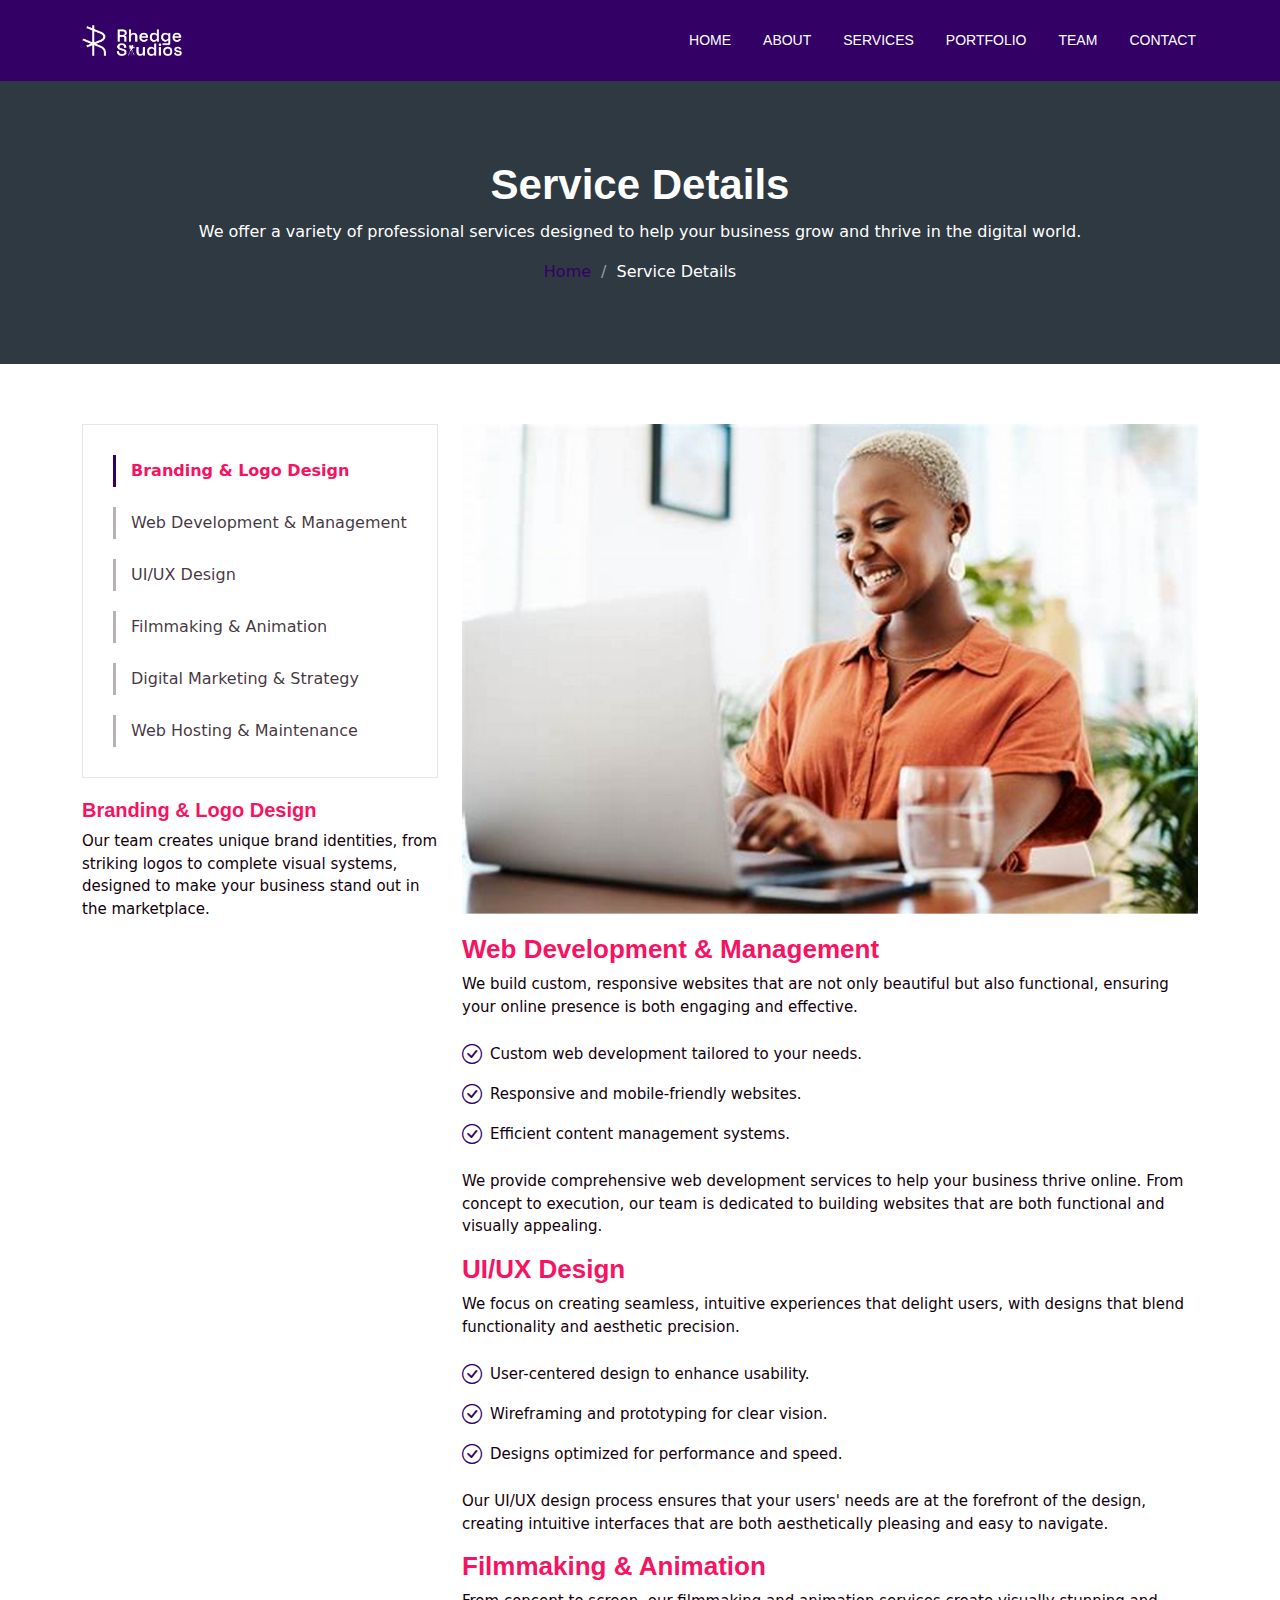
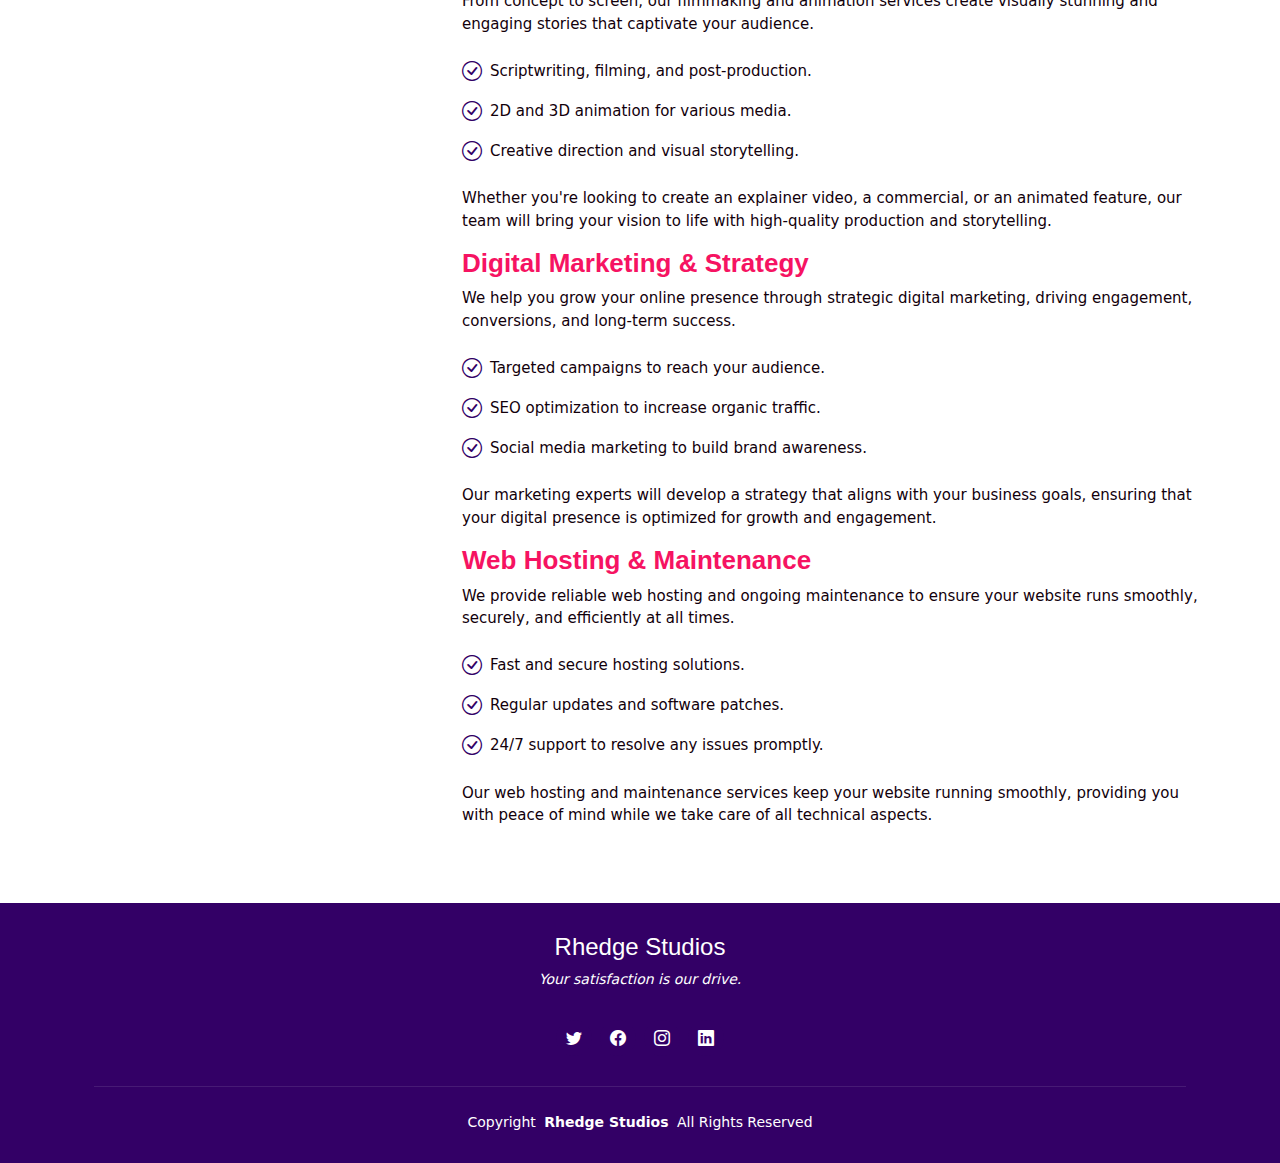
<file: Regna/service-details.html>
<!DOCTYPE html>
<html lang="en">

<head>
  <meta charset="utf-8">
  <meta content="width=device-width, initial-scale=1.0" name="viewport">
  <title>Rhedge Studios</title>
  <meta name="description" content="">
  <meta name="keywords" content="">

  <!-- Favicons -->
  <link href="vv.png" rel="icon">
  <link href="vv.png" rel="apple-touch-icon">

  <!-- Fonts -->
  <link href="https://fonts.googleapis.com" rel="preconnect">
  <link href="https://fonts.gstatic.com" rel="preconnect" crossorigin>
  <link href="https://fonts.googleapis.com/css2?family=Roboto:ital,wght@0,100;0,300;0,400;0,500;0,700;0,900;1,100;1,300;1,400;1,500;1,700;1,900&family=Poppins:ital,wght@0,100;0,200;0,300;0,400;0,500;0,600;0,700;0,800;0,900;1,100;1,200;1,300;1,400;1,500;1,600;1,700;1,800;1,900&display=swap" rel="stylesheet">

  <!-- Vendor CSS Files -->
  <link href="assets/vendor/bootstrap/css/bootstrap.min.css" rel="stylesheet">
  <link href="assets/vendor/bootstrap-icons/bootstrap-icons.css" rel="stylesheet">
  <link href="assets/vendor/aos/aos.css" rel="stylesheet">
  <link href="assets/vendor/glightbox/css/glightbox.min.css" rel="stylesheet">
  <link href="assets/vendor/swiper/swiper-bundle.min.css" rel="stylesheet">

  <!-- Main CSS File -->
  <link href="assets/css/main.css" rel="stylesheet">

  <!-- =======================================================
  * Template Name: Regna
  * Template URL: https://bootstrapmade.com/regna-bootstrap-onepage-template/
  * Updated: Aug 07 2024 with Bootstrap v5.3.3
  * Author: BootstrapMade.com
  * License: https://bootstrapmade.com/license/
  ======================================================== -->
</head>

<body class="index-page">

  <header id="header" class="header d-flex align-items-center fixed-top">
    <div class="container-fluid container-xl position-relative d-flex align-items-center justify-content-between">

      <a href="index.html" class="logo d-flex align-items-center">
        <!-- Uncomment the line below if you also wish to use an image logo -->
        <img src="l.png" alt="">
        <h1 class="sitename"></h1>
      </a>


      <nav id="navmenu" class="navmenu">
        <ul>
          <li><a href="index.html">Home</a></li>
          <li><a href="index.html#about">About</a></li>
          <li><a href="index.html#services">Services</a></li>
          <li><a href="index.html#portfolio">Portfolio</a></li>
          <li><a href="index.html#team">Team</a></li>
          <!--<li class="dropdown"><a href="#"><span>Dropdown</span> <i class="bi bi-chevron-down toggle-dropdown"></i></a>
            <ul>
              <li><a href="#">Dropdown 1</a></li>
              <li class="dropdown"><a href="#"><span>Deep Dropdown</span> <i class="bi bi-chevron-down toggle-dropdown"></i></a>
                <ul>
                  <li><a href="#">Deep Dropdown 1</a></li>
                  <li><a href="#">Deep Dropdown 2</a></li>
                  <li><a href="#">Deep Dropdown 3</a></li>
                  <li><a href="#">Deep Dropdown 4</a></li>
                  <li><a href="#">Deep Dropdown 5</a></li>
                </ul>
              </li>
              <li><a href="#">Dropdown 2</a></li>
              <li><a href="#">Dropdown 3</a></li>
              <li><a href="#">Dropdown 4</a></li>
            </ul>
          </li>-->
          <li><a href="index.html#contact">Contact</a></li>
        </ul>
        <i class="mobile-nav-toggle d-xl-none bi bi-list"></i>
      </nav>

    </div>
  </header>

  <main class="main">

    <!-- Page Title -->
    <div class="page-title dark-background">
      <div class="container position-relative">
        <h1>Service Details</h1>
        <p>We offer a variety of professional services designed to help your business grow and thrive in the digital world.</p>
        <nav class="breadcrumbs">
          <ol>
            <li><a href="index.html">Home</a></li>
            <li class="current">Service Details</li>
          </ol>
        </nav>
      </div>
    </div><!-- End Page Title -->
  
    <!-- Service Details Section -->
    <section id="service-details" class="service-details section">
  
      <div class="container">
  
        <div class="row gy-4">
  
          <div class="col-lg-4" data-aos="fade-up" data-aos-delay="100">
            <div class="services-list">
              <a href="#" class="active">Branding & Logo Design</a>
              <a href="#">Web Development & Management</a>
              <a href="#">UI/UX Design</a>
              <a href="#">Filmmaking & Animation</a>
              <a href="#">Digital Marketing & Strategy</a>
              <a href="#">Web Hosting & Maintenance</a>
            </div>
  
            <h4>Branding & Logo Design</h4>
            <p>Our team creates unique brand identities, from striking logos to complete visual systems, designed to make your business stand out in the marketplace.</p>
          </div>
  
          <div class="col-lg-8" data-aos="fade-up" data-aos-delay="200">
            <img src="f.jpeg" alt="Service Image" class="img-fluid services-img">
            
            <h3>Web Development & Management</h3>
            <p>
              We build custom, responsive websites that are not only beautiful but also functional, ensuring your online presence is both engaging and effective.
            </p>
            <ul>
              <li><i class="bi bi-check-circle"></i> <span>Custom web development tailored to your needs.</span></li>
              <li><i class="bi bi-check-circle"></i> <span>Responsive and mobile-friendly websites.</span></li>
              <li><i class="bi bi-check-circle"></i> <span>Efficient content management systems.</span></li>
            </ul>
            <p>
              We provide comprehensive web development services to help your business thrive online. From concept to execution, our team is dedicated to building websites that are both functional and visually appealing.
            </p>
            
            <h3>UI/UX Design</h3>
            <p>
              We focus on creating seamless, intuitive experiences that delight users, with designs that blend functionality and aesthetic precision.
            </p>
            <ul>
              <li><i class="bi bi-check-circle"></i> <span>User-centered design to enhance usability.</span></li>
              <li><i class="bi bi-check-circle"></i> <span>Wireframing and prototyping for clear vision.</span></li>
              <li><i class="bi bi-check-circle"></i> <span>Designs optimized for performance and speed.</span></li>
            </ul>
            <p>
              Our UI/UX design process ensures that your users' needs are at the forefront of the design, creating intuitive interfaces that are both aesthetically pleasing and easy to navigate.
            </p>
            
            <h3>Filmmaking & Animation</h3>
            <p>
              From concept to screen, our filmmaking and animation services create visually stunning and engaging stories that captivate your audience.
            </p>
            <ul>
              <li><i class="bi bi-check-circle"></i> <span>Scriptwriting, filming, and post-production.</span></li>
              <li><i class="bi bi-check-circle"></i> <span>2D and 3D animation for various media.</span></li>
              <li><i class="bi bi-check-circle"></i> <span>Creative direction and visual storytelling.</span></li>
            </ul>
            <p>
              Whether you're looking to create an explainer video, a commercial, or an animated feature, our team will bring your vision to life with high-quality production and storytelling.
            </p>
            
            <h3>Digital Marketing & Strategy</h3>
            <p>
              We help you grow your online presence through strategic digital marketing, driving engagement, conversions, and long-term success.
            </p>
            <ul>
              <li><i class="bi bi-check-circle"></i> <span>Targeted campaigns to reach your audience.</span></li>
              <li><i class="bi bi-check-circle"></i> <span>SEO optimization to increase organic traffic.</span></li>
              <li><i class="bi bi-check-circle"></i> <span>Social media marketing to build brand awareness.</span></li>
            </ul>
            <p>
              Our marketing experts will develop a strategy that aligns with your business goals, ensuring that your digital presence is optimized for growth and engagement.
            </p>
            
            <h3>Web Hosting & Maintenance</h3>
            <p>
              We provide reliable web hosting and ongoing maintenance to ensure your website runs smoothly, securely, and efficiently at all times.
            </p>
            <ul>
              <li><i class="bi bi-check-circle"></i> <span>Fast and secure hosting solutions.</span></li>
              <li><i class="bi bi-check-circle"></i> <span>Regular updates and software patches.</span></li>
              <li><i class="bi bi-check-circle"></i> <span>24/7 support to resolve any issues promptly.</span></li>
            </ul>
            <p>
              Our web hosting and maintenance services keep your website running smoothly, providing you with peace of mind while we take care of all technical aspects.
            </p>
  
          </div>
  
        </div>
  
      </div>
  
    </section><!-- /Service Details Section -->
  
  </main>
  

  </main>

  <footer id="footer" class="footer dark-background">
    <div class="container">
      <h4 class="sitename">Rhedge Studios</h4>
      <p>Your satisfaction is our drive.</p>

      <div class="social-links d-flex justify-content-center">
        <a href="https://x.com/rhedgestudios" target="_blank"><i class="bi bi-twitter"></i></a>
        <a href="https://facebook.com/RhedgeStudios" target="_blank"><i class="bi bi-facebook"></i></a>
        <a href="https://instagram.com/rhedgestudios" target="_blank"><i class="bi bi-instagram"></i></a>
        <a href="https://www.linkedin.com/company/rhedgestudios" target="_blank"><i class="bi bi-linkedin"></i></a>
      </div>
      <div class="container">
        <div class="copyright">
          <span>Copyright</span> <strong class="px-1 sitename">Rhedge Studios</strong> <span>All Rights Reserved</span>
        </div>
             </div>
    </div>
  </footer>
  
  <!-- Scroll Top -->
  <a href="#" id="scroll-top" class="scroll-top d-flex align-items-center justify-content-center"><i class="bi bi-arrow-up-short"></i></a>

  <!-- Preloader -->
  <div id="preloader"></div>

  <!-- Vendor JS Files -->
  <script src="assets/vendor/bootstrap/js/bootstrap.bundle.min.js"></script>
  <script src="assets/vendor/php-email-form/validate.js"></script>
  <script src="assets/vendor/aos/aos.js"></script>
  <script src="assets/vendor/glightbox/js/glightbox.min.js"></script>
  <script src="assets/vendor/purecounter/purecounter_vanilla.js"></script>
  <script src="assets/vendor/imagesloaded/imagesloaded.pkgd.min.js"></script>
  <script src="assets/vendor/isotope-layout/isotope.pkgd.min.js"></script>
  <script src="assets/vendor/swiper/swiper-bundle.min.js"></script>

  <!-- Main JS File -->
  <script src="assets/js/main.js"></script>

</body>

</html>
</file>
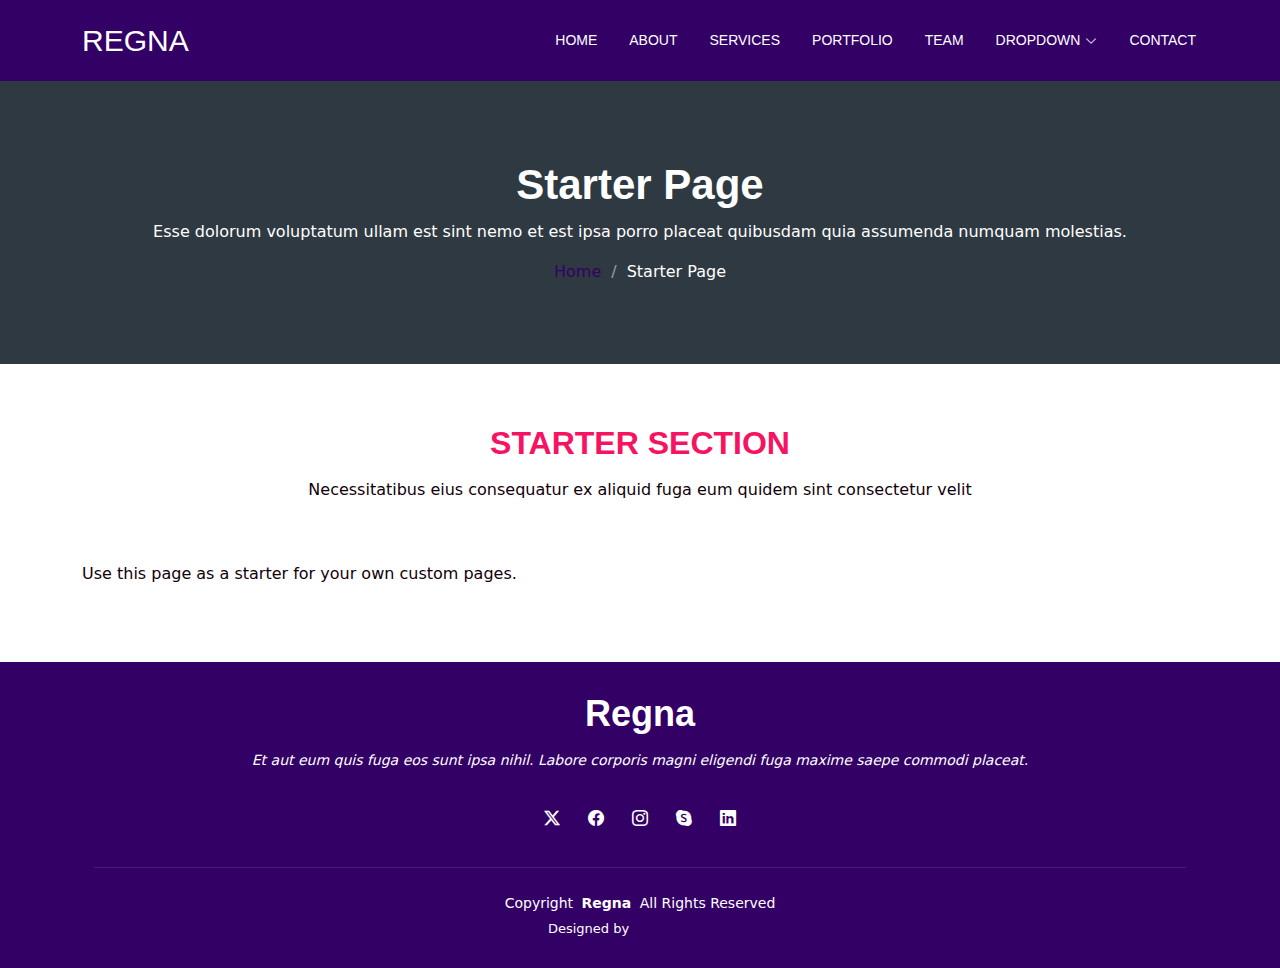
<file: Regna/starter-page.html>
<!DOCTYPE html>
<html lang="en">

<head>
  <meta charset="utf-8">
  <meta content="width=device-width, initial-scale=1.0" name="viewport">
  <title>Starter Page - Regna Bootstrap Template</title>
  <meta name="description" content="">
  <meta name="keywords" content="">

  <!-- Favicons -->
  <link href="assets/img/favicon.png" rel="icon">
  <link href="assets/img/apple-touch-icon.png" rel="apple-touch-icon">

  <!-- Fonts -->
  <link href="https://fonts.googleapis.com" rel="preconnect">
  <link href="https://fonts.gstatic.com" rel="preconnect" crossorigin>
  <link href="https://fonts.googleapis.com/css2?family=Roboto:ital,wght@0,100;0,300;0,400;0,500;0,700;0,900;1,100;1,300;1,400;1,500;1,700;1,900&family=Poppins:ital,wght@0,100;0,200;0,300;0,400;0,500;0,600;0,700;0,800;0,900;1,100;1,200;1,300;1,400;1,500;1,600;1,700;1,800;1,900&display=swap" rel="stylesheet">

  <!-- Vendor CSS Files -->
  <link href="assets/vendor/bootstrap/css/bootstrap.min.css" rel="stylesheet">
  <link href="assets/vendor/bootstrap-icons/bootstrap-icons.css" rel="stylesheet">
  <link href="assets/vendor/aos/aos.css" rel="stylesheet">
  <link href="assets/vendor/glightbox/css/glightbox.min.css" rel="stylesheet">
  <link href="assets/vendor/swiper/swiper-bundle.min.css" rel="stylesheet">

  <!-- Main CSS File -->
  <link href="assets/css/main.css" rel="stylesheet">

  <!-- =======================================================
  * Template Name: Regna
  * Template URL: https://bootstrapmade.com/regna-bootstrap-onepage-template/
  * Updated: Aug 07 2024 with Bootstrap v5.3.3
  * Author: BootstrapMade.com
  * License: https://bootstrapmade.com/license/
  ======================================================== -->
</head>

<body class="starter-page-page">

  <header id="header" class="header d-flex align-items-center fixed-top">
    <div class="container-fluid container-xl position-relative d-flex align-items-center justify-content-between">

      <a href="index.html" class="logo d-flex align-items-center">
        <!-- Uncomment the line below if you also wish to use an image logo -->
        <!-- <img src="assets/img/logo.png" alt=""> -->
        <h1 class="sitename">Regna</h1>
      </a>

      <nav id="navmenu" class="navmenu">
        <ul>
          <li><a href="#hero">Home</a></li>
          <li><a href="#about">About</a></li>
          <li><a href="#services">Services</a></li>
          <li><a href="#portfolio">Portfolio</a></li>
          <li><a href="#team">Team</a></li>
          <li class="dropdown"><a href="#"><span>Dropdown</span> <i class="bi bi-chevron-down toggle-dropdown"></i></a>
            <ul>
              <li><a href="#">Dropdown 1</a></li>
              <li class="dropdown"><a href="#"><span>Deep Dropdown</span> <i class="bi bi-chevron-down toggle-dropdown"></i></a>
                <ul>
                  <li><a href="#">Deep Dropdown 1</a></li>
                  <li><a href="#">Deep Dropdown 2</a></li>
                  <li><a href="#">Deep Dropdown 3</a></li>
                  <li><a href="#">Deep Dropdown 4</a></li>
                  <li><a href="#">Deep Dropdown 5</a></li>
                </ul>
              </li>
              <li><a href="#">Dropdown 2</a></li>
              <li><a href="#">Dropdown 3</a></li>
              <li><a href="#">Dropdown 4</a></li>
            </ul>
          </li>
          <li><a href="#contact">Contact</a></li>
        </ul>
        <i class="mobile-nav-toggle d-xl-none bi bi-list"></i>
      </nav>

    </div>
  </header>

  <main class="main">

    <!-- Page Title -->
    <div class="page-title dark-background">
      <div class="container position-relative">
        <h1>Starter Page</h1>
        <p>Esse dolorum voluptatum ullam est sint nemo et est ipsa porro placeat quibusdam quia assumenda numquam molestias.</p>
        <nav class="breadcrumbs">
          <ol>
            <li><a href="index.html">Home</a></li>
            <li class="current">Starter Page</li>
          </ol>
        </nav>
      </div>
    </div><!-- End Page Title -->

    <!-- Starter Section Section -->
    <section id="starter-section" class="starter-section section">

      <!-- Section Title -->
      <div class="container section-title" data-aos="fade-up">
        <h2>Starter Section</h2>
        <p>Necessitatibus eius consequatur ex aliquid fuga eum quidem sint consectetur velit</p>
      </div><!-- End Section Title -->

      <div class="container" data-aos="fade-up">
        <p>Use this page as a starter for your own custom pages.</p>
      </div>

    </section><!-- /Starter Section Section -->

  </main>

  <footer id="footer" class="footer dark-background">
    <div class="container">
      <h3 class="sitename">Regna</h3>
      <p>Et aut eum quis fuga eos sunt ipsa nihil. Labore corporis magni eligendi fuga maxime saepe commodi placeat.</p>
      <div class="social-links d-flex justify-content-center">
        <a href=""><i class="bi bi-twitter-x"></i></a>
        <a href=""><i class="bi bi-facebook"></i></a>
        <a href=""><i class="bi bi-instagram"></i></a>
        <a href=""><i class="bi bi-skype"></i></a>
        <a href=""><i class="bi bi-linkedin"></i></a>
      </div>
      <div class="container">
        <div class="copyright">
          <span>Copyright</span> <strong class="px-1 sitename">Regna</strong> <span>All Rights Reserved</span>
        </div>
        <div class="credits">
          <!-- All the links in the footer should remain intact. -->
          <!-- You can delete the links only if you've purchased the pro version. -->
          <!-- Licensing information: https://bootstrapmade.com/license/ -->
          <!-- Purchase the pro version with working PHP/AJAX contact form: [buy-url] -->
          Designed by <a href="https://bootstrapmade.com/">BootstrapMade</a>
        </div>
      </div>
    </div>
  </footer>

  <!-- Scroll Top -->
  <a href="#" id="scroll-top" class="scroll-top d-flex align-items-center justify-content-center"><i class="bi bi-arrow-up-short"></i></a>

  <!-- Preloader -->
  <div id="preloader"></div>

  <!-- Vendor JS Files -->
  <script src="assets/vendor/bootstrap/js/bootstrap.bundle.min.js"></script>
  <script src="assets/vendor/php-email-form/validate.js"></script>
  <script src="assets/vendor/aos/aos.js"></script>
  <script src="assets/vendor/glightbox/js/glightbox.min.js"></script>
  <script src="assets/vendor/purecounter/purecounter_vanilla.js"></script>
  <script src="assets/vendor/imagesloaded/imagesloaded.pkgd.min.js"></script>
  <script src="assets/vendor/isotope-layout/isotope.pkgd.min.js"></script>
  <script src="assets/vendor/swiper/swiper-bundle.min.js"></script>

  <!-- Main JS File -->
  <script src="assets/js/main.js"></script>

</body>

</html>
</file>
<file: Regna/assets/css/main.css>
/* Fonts */
/* Fonts */
:root {
  --default-font: "Space Grotesk", "Bricolage Grotesque", "Satisfy", system-ui, -apple-system, "Segoe UI", "Helvetica Neue", Arial, sans-serif;
  --heading-font: "Space Grotesk", sans-serif;  /* Main heading font */
  --nav-font: "Bricolage Grotesque", sans-serif;  /* Font for navigation */
}


/* Global Colors - The following color variables are used throughout the website. Updating them here will change the color scheme of the entire website */
:root { 
  --background-color: #ffffff; /* Background color for the entire website, including individual sections */
  --default-color: #12000b; /* Default color used for the majority of the text content across the entire website */ 
  --heading-color: #f61362; /* Color for headings, subheadings and title throughout the website */
  --accent-color: #330066; /* Accent color that represents your brand on the website. It's used for buttons, links, and other elements that need to stand out */
  --secondary-accent-color: #ff8b44; /* Secondary accent color for alternative buttons, icons, or highlights */
  --highlight-color: #f61362; /* Highlight color for hover states, important buttons, or key elements */
  --surface-color: #ffffff; /* The surface color is used as a background of boxed elements within sections, such as cards, icon boxes, or other elements that require a visual separation from the global background. */
  --contrast-color: #ffffff; /* Contrast color for text, ensuring readability against backgrounds of accent, heading, or default colors. */
}

/* Nav Menu Colors - The following color variables are used specifically for the navigation menu. They are separate from the global colors to allow for more customization options */
:root {
  --nav-color: #ffffff;  /* The default color of the main navmenu links */
  --nav-hover-color: #f61362; /* Applied to main navmenu links when they are hovered over or active */
  --nav-mobile-background-color: #330066; /* Used as the background color for mobile navigation menu */
  --nav-dropdown-background-color: #ffffff; /* Used as the background color for dropdown items that appear when hovering over primary navigation items */
  --nav-dropdown-color: #666666; /* Used for navigation links of the dropdown items in the navigation menu. */
  --nav-dropdown-hover-color: #ff8b44; /* Similar to --nav-hover-color, this color is applied to dropdown navigation links when they are hovered over. */
}


/* Color Presets - These classes override global colors when applied to any section or element, providing reuse of the sam color scheme. */

.light-background {
  --background-color: #f9f9f9;
  --surface-color: #ffffff;
}

.dark-background {
  --background-color: #2f3942;
  --default-color: #ffffff;
  --heading-color: #ffffff;
  --surface-color: #445360;
  --contrast-color: #ffffff;
}

/* Smooth scroll */
:root {
  scroll-behavior: smooth;
}

/*--------------------------------------------------------------
# General Styling & Shared Classes
--------------------------------------------------------------*/
body {
  color: var(--default-color);
  background-color: var(--background-color);
  font-family: var(--default-font);
}

a {
  color: var(--accent-color);
  text-decoration: none;
  transition: 0.3s;
}

a:hover {
  color: color-mix(in srgb, var(--accent-color), transparent 25%);
  text-decoration: none;
}

h1,
h2,
h3,
h4,
h5,
h6 {
  color: var(--heading-color);
  font-family: var(--heading-font);
}

/* Pulsating Play Button
------------------------------*/
.pulsating-play-btn {
  width: 94px;
  height: 94px;
  background: radial-gradient(var(--accent-color) 50%, color-mix(in srgb, var(--accent-color), transparent 75%) 52%);
  border-radius: 50%;
  display: block;
  position: relative;
  overflow: hidden;
}

.pulsating-play-btn:before {
  content: "";
  position: absolute;
  width: 120px;
  height: 120px;
  animation-delay: 0s;
  animation: pulsate-play-btn 2s;
  animation-direction: forwards;
  animation-iteration-count: infinite;
  animation-timing-function: steps;
  opacity: 1;
  border-radius: 50%;
  border: 5px solid color-mix(in srgb, var(--accent-color), transparent 30%);
  top: -15%;
  left: -15%;
  background: rgba(198, 16, 0, 0);
}

.pulsating-play-btn:after {
  content: "";
  position: absolute;
  left: 50%;
  top: 50%;
  transform: translateX(-40%) translateY(-50%);
  width: 0;
  height: 0;
  border-top: 10px solid transparent;
  border-bottom: 10px solid transparent;
  border-left: 15px solid #fff;
  z-index: 100;
  transition: all 400ms cubic-bezier(0.55, 0.055, 0.675, 0.19);
}

.pulsating-play-btn:hover:before {
  content: "";
  position: absolute;
  left: 50%;
  top: 50%;
  transform: translateX(-40%) translateY(-50%);
  width: 0;
  height: 0;
  border: none;
  border-top: 10px solid transparent;
  border-bottom: 10px solid transparent;
  border-left: 15px solid #fff;
  z-index: 200;
  animation: none;
  border-radius: 0;
}

.pulsating-play-btn:hover:after {
  border-left: 15px solid var(--accent-color);
  transform: scale(20);
}

@keyframes pulsate-play-btn {
  0% {
    transform: scale(0.6, 0.6);
    opacity: 1;
  }

  100% {
    transform: scale(1, 1);
    opacity: 0;
  }
}

/* PHP Email Form Messages
------------------------------*/
.php-email-form .error-message {
  display: none;
  background: #f61362;  /* Brand highlight color for error messages */
  color: #ffffff;
  text-align: left;
  padding: 15px;
  margin-bottom: 24px;
  font-weight: 600;
}

.php-email-form .sent-message {
  display: none;
  color: #ffffff;
  background: #330066;  /* Brand accent color for success messages */
  text-align: center;
  padding: 15px;
  margin-bottom: 24px;
  font-weight: 600;
}

.php-email-form .loading {
  display: none;
  background: var(--surface-color);
  text-align: center;
  padding: 15px;
  margin-bottom: 24px;
}

.php-email-form .loading:before {
  content: "";
  display: inline-block;
  border-radius: 50%;
  width: 24px;
  height: 24px;
  margin: 0 10px -6px 0;
  border: 3px solid var(--accent-color);
  border-top-color: var(--surface-color);
  animation: php-email-form-loading 1s linear infinite;
}

@keyframes php-email-form-loading {
  0% {
    transform: rotate(0deg);
  }

  100% {
    transform: rotate(360deg);
  }
}

/*--------------------------------------------------------------
# Global Header
--------------------------------------------------------------*/
.header {
  --background-color: #330066;  /* Brand accent color for header background */
  --default-color: #ffffff;
  --heading-color: #ffffff;
  color: var(--default-color);
  background-color: var(--background-color);
  padding: 15px 0;
  transition: all 0.5s;
  z-index: 997;
}

.header .logo {
  line-height: 1;
}

.header .logo img {
  max-height: 32px;
  margin-right: 8px;
}

.header .logo h1 {
  font-size: 30px;
  margin: 0;
  font-weight: 400;
  color: var(--heading-color);
  text-transform: uppercase;
}

.scrolled .header {
  box-shadow: 0px 0 18px rgba(0, 0, 0, 0.1);
}

/* Global Header on Scroll
------------------------------*/
.scrolled .header {
  --background-color: #330066;  /* Darker background on scroll */
}


/*--------------------------------------------------------------
# Navigation Menu
--------------------------------------------------------------*/
/* Desktop Navigation */
@media (min-width: 1200px) {
  .navmenu {
    padding: 0;
  }

  .navmenu ul {
    margin: 0;
    padding: 0;
    display: flex;
    list-style: none;
    align-items: center;
  }

  .navmenu li {
    position: relative;
  }

  .navmenu>ul>li {
    white-space: nowrap;
    padding: 15px 14px;
  }

  .navmenu>ul>li:last-child {
    padding-right: 0;
  }

  .navmenu a,
  .navmenu a:focus {
    color: var(--nav-color);
    font-size: 14px;
    padding: 0 2px;
    font-family: var(--nav-font);
    font-weight: 400;
    display: flex;
    align-items: center;
    justify-content: space-between;
    white-space: nowrap;
    transition: 0.3s;
    position: relative;
    text-transform: uppercase;
  }

  .navmenu a i,
  .navmenu a:focus i {
    font-size: 12px;
    line-height: 0;
    margin-left: 5px;
    transition: 0.3s;
  }

  .navmenu>ul>li>a:before {
    content: "";
    position: absolute;
    width: 100%;
    height: 2px;
    bottom: -6px;
    left: 0;
    background-color: var(--accent-color);
    visibility: hidden;
    width: 0px;
    transition: all 0.3s ease-in-out 0s;
  }

  .navmenu a:hover:before,
  .navmenu li:hover>a:before,
  .navmenu .active:before {
    visibility: visible;
    width: 100%;
  }

  .navmenu li:hover>a,
  .navmenu .active,
  .navmenu .active:focus {
    color: var(--nav-hover-color);
  }

  .navmenu .dropdown ul {
    margin: 0;
    padding: 10px 0;
    background: var(--nav-dropdown-background-color);
    display: block;
    position: absolute;
    visibility: hidden;
    left: 14px;
    top: 130%;
    opacity: 0;
    transition: 0.3s;
    border-radius: 4px;
    z-index: 99;
    box-shadow: 0px 0px 30px rgba(0, 0, 0, 0.1);
  }

  .navmenu .dropdown ul li {
    min-width: 200px;
  }

  .navmenu .dropdown ul a {
    padding: 10px 20px;
    font-size: 15px;
    text-transform: none;
    color: var(--nav-dropdown-color);
  }

  .navmenu .dropdown ul a i {
    font-size: 12px;
  }

  .navmenu .dropdown ul a:hover,
  .navmenu .dropdown ul .active:hover,
  .navmenu .dropdown ul li:hover>a {
    color: var(--nav-dropdown-hover-color);
  }

  .navmenu .dropdown:hover>ul {
    opacity: 1;
    top: 100%;
    visibility: visible;
  }

  .navmenu .dropdown .dropdown ul {
    top: 0;
    left: -90%;
    visibility: hidden;
  }

  .navmenu .dropdown .dropdown:hover>ul {
    opacity: 1;
    top: 0;
    left: -100%;
    visibility: visible;
  }
}

/* Mobile Navigation */
@media (max-width: 1199px) {
  .mobile-nav-toggle {
    color: var(--nav-color);
    font-size: 28px;
    line-height: 0;
    margin-right: 10px;
    cursor: pointer;
    transition: color 0.3s;
  }

  .navmenu {
    padding: 0;
    z-index: 9997;
  }

  .navmenu ul {
    display: none;
    list-style: none;
    position: absolute;
    inset: 60px 20px 20px 20px;
    padding: 10px 0;
    margin: 0;
    border-radius: 6px;
    background-color: var(--nav-mobile-background-color);
    border: 1px solid color-mix(in srgb, var(--default-color), transparent 90%);
    box-shadow: none;
    overflow-y: auto;
    transition: 0.3s;
    z-index: 9998;
  }

  .navmenu a,
  .navmenu a:focus {
    color: var(--nav-dropdown-color);
    padding: 10px 20px;
    font-family: var(--nav-font);
    font-size: 17px;
    font-weight: 500;
    display: flex;
    align-items: center;
    justify-content: space-between;
    white-space: nowrap;
    transition: 0.3s;
  }

  .navmenu a i,
  .navmenu a:focus i {
    font-size: 12px;
    line-height: 0;
    margin-left: 5px;
    width: 30px;
    height: 30px;
    display: flex;
    align-items: center;
    justify-content: center;
    border-radius: 50%;
    transition: 0.3s;
    background-color: color-mix(in srgb, var(--accent-color), transparent 90%);
  }

  .navmenu a i:hover,
  .navmenu a:focus i:hover {
    background-color: var(--accent-color);
    color: var(--contrast-color);
  }

  .navmenu a:hover,
  .navmenu .active,
  .navmenu .active:focus {
    color: var(--nav-dropdown-hover-color);
  }

  .navmenu .active i,
  .navmenu .active:focus i {
    background-color: var(--accent-color);
    color: var(--contrast-color);
    transform: rotate(180deg);
  }

  .navmenu .dropdown ul {
    position: static;
    display: none;
    z-index: 99;
    padding: 10px 0;
    margin: 10px 20px;
    background-color: var(--nav-dropdown-background-color);
    transition: all 0.5s ease-in-out;
  }

  .navmenu .dropdown ul ul {
    background-color: rgba(33, 37, 41, 0.1);
  }

  .navmenu .dropdown>.dropdown-active {
    display: block;
    background-color: rgba(33, 37, 41, 0.03);
  }

  .mobile-nav-active {
    overflow: hidden;
  }

  .mobile-nav-active .mobile-nav-toggle {
    color: #fff;
    position: absolute;
    font-size: 32px;
    top: 15px;
    right: 15px;
    margin-right: 0;
    z-index: 9999;
  }

  .mobile-nav-active .navmenu {
    position: fixed;
    overflow: hidden;
    inset: 0;
    background: rgba(33, 37, 41, 0.8);
    transition: 0.3s;
  }

  .mobile-nav-active .navmenu>ul {
    display: block;
  }
}

/*--------------------------------------------------------------
# Global Footer
--------------------------------------------------------------*/
.footer {
  color: var(--default-color);
  background-color: #330066;
  font-size: 14px;
  text-align: center;
  padding: 30px 0;
  position: relative;
}

.footer h3 {
  font-size: 36px;
  font-weight: 700;
  position: relative;
  padding: 0;
  margin: 0 0 15px 0;
}

.footer p {
  font-size: 15;
  font-style: italic;
  padding: 0;
  margin: 0 0 30px 0;
}

.footer .social-links {
  margin: 0 0 30px 0;
}

.footer .social-links a {
  font-size: 16px;
  display: flex;
  align-items: center;
  justify-content: center;
  background: var(--accent-color);
  color: var(--contrast-color);
  line-height: 1;
  margin: 0 4px;
  border-radius: 50%;
  text-align: center;
  width: 36px;
  height: 36px;
  transition: 0.3s;
}

.footer .social-links a:hover {
  background: color-mix(in srgb, var(--accent-color), transparent 20%);
  text-decoration: none;
}

.footer .copyright {
  padding-top: 25px;
  border-top: 1px solid color-mix(in srgb, var(--default-color), transparent 90%);
}

.footer .credits {
  font-size: 13px;
  padding-top: 5px;
}

/*--------------------------------------------------------------
# Preloader
--------------------------------------------------------------
#preloader {
  position: fixed;
  inset: 0;
  z-index: 999999;
  overflow: hidden;
  background: var(--background-color);
  transition: all 0.6s ease-out;
}

#preloader:before {
  content: "";
  position: fixed;
  top: calc(50% - 30px);
  left: calc(50% - 30px);
  border: 6px solid #ffffff;
  border-color: var(--accent-color) transparent var(--accent-color) transparent;
  border-radius: 50%;
  width: 60px;
  height: 60px;
  animation: animate-preloader 1.5s linear infinite;
}

@keyframes animate-preloader {
  0% {
    transform: rotate(0deg);
  }

  100% {
    transform: rotate(360deg);
  }
}


/*--------------------------------------------------------------
# Scroll Top Button
--------------------------------------------------------------*/
.scroll-top {
  position: fixed;
  visibility: hidden;
  opacity: 0;
  right: 15px;
  bottom: 15px;
  z-index: 99999;
  background-color: var(--accent-color);
  width: 40px;
  height: 40px;
  border-radius: 4px;
  transition: all 0.4s;
}

.scroll-top i {
  font-size: 24px;
  color: var(--contrast-color);
  line-height: 0;
}

.scroll-top:hover {
  background-color: color-mix(in srgb, var(--accent-color), transparent 20%);
  color: var(--contrast-color);
}

.scroll-top.active {
  visibility: visible;
  opacity: 1;
}

/*--------------------------------------------------------------
# Disable aos animation delay on mobile devices
--------------------------------------------------------------*/
@media screen and (max-width: 768px) {
  [data-aos-delay] {
    transition-delay: 0 !important;
  }
}

/*--------------------------------------------------------------
# Global Page Titles & Breadcrumbs
--------------------------------------------------------------*/
.page-title {
  color: var(--default-color);
  background-color: var(--background-color);
  padding: 160px 0 80px 0;
  text-align: center;
  position: relative;
}

.page-title:before {
  content: "";
  background-color: color-mix(in srgb, var(--background-color), transparent 50%);
  position: absolute;
  inset: 0;
}

.page-title h1 {
  font-size: 42px;
  font-weight: 700;
  margin-bottom: 10px;
}

.page-title .breadcrumbs ol {
  display: flex;
  flex-wrap: wrap;
  list-style: none;
  justify-content: center;
  padding: 0;
  margin: 0;
  font-size: 16px;
  font-weight: 400;
}

.page-title .breadcrumbs ol li+li {
  padding-left: 10px;
}

.page-title .breadcrumbs ol li+li::before {
  content: "/";
  display: inline-block;
  padding-right: 10px;
  color: color-mix(in srgb, var(--default-color), transparent 50%);
}

/*--------------------------------------------------------------
# Global Sections
--------------------------------------------------------------*/
section,
.section {
  color: var(--default-color);
  background-color: var(--background-color);
  padding: 60px 0;
  scroll-margin-top: 81px;
  overflow: clip;
}

@media (max-width: 1199px) {

  section,
  .section {
    scroll-margin-top: 66px;
  }
}

/*--------------------------------------------------------------
# Global Section Titles
--------------------------------------------------------------*/
.section-title {
  text-align: center;
  padding-bottom: 60px;
  position: relative;
}

.section-title h2 {
  font-size: 32px;
  font-weight: 700;
  margin-bottom: 15px;
  text-transform: uppercase;
}

.section-title p {
  margin-bottom: 0;
}

/*--------------------------------------------------------------
# Hero Section
--------------------------------------------------------------*/
.hero {
  width: 100%;
  min-height: 100vh;
  position: relative;
  padding: 80px 0;
  display: flex;
  align-items: center;
  justify-content: center;
}

.hero img {
  position: absolute;
  inset: 0;
  display: block;
  width: 100%;
  height: 100%;
  object-fit: cover;
  z-index: 1;
}

.hero:before {
  content: "";
  background: color-mix(in srgb, var(--background-color), transparent 50%);
  position: absolute;
  inset: 0;
  z-index: 2;
}

.hero .container {
  position: relative;
  z-index: 3;
}

.hero h2 {
  margin: 0;
  font-size: 48px;
  font-weight: 700;
}

.hero p {
  margin: 10px 0 0 0;
  font-size: 24px;
  color: var(--heading-color);
}

.hero .btn-get-started {
  color: var(--default-color);
  font-weight: 400;
  font-size: 16px;
  letter-spacing: 1px;
  display: inline-block;
  padding: 8px 40px;
  margin: 30px 0 0 0;
  border-radius: 4px;
  transition: 0.5s;
  border: 2px solid color-mix(in srgb, var(--default-color), transparent 50%);
}

.hero .btn-get-started:hover {
  color: var(--contrast-color);
  background: var(--accent-color);
  border-color: var(--accent-color);
}

@media (max-width: 768px) {
  .hero h2 {
    font-size: 32px;
  }

  .hero p {
    font-size: 18px;
  }
}

/*--------------------------------------------------------------
# About Section
--------------------------------------------------------------*/
.about .content h3 {
  font-size: 2rem;
  font-weight: 700;
}

.about .content ul {
  list-style: none;
  padding: 0;
}

.about .content ul li {
  display: flex;
  align-items: flex-start;
  margin-top: 40px;
}

.about .content ul i {
  flex-shrink: 0;
  font-size: 48px;
  color: var(--accent-color);
  margin-right: 20px;
  line-height: 0;
}

.about .content ul h5 {
  font-size: 18px;
  font-weight: 700;
}

.about .content ul p {
  font-size: 15px;
}

.about .content p:last-child {
  margin-bottom: 0;
}

.about .pulsating-play-btn {
  position: absolute;
  left: calc(50% - 47px);
  top: calc(50% - 47px);
}

/*--------------------------------------------------------------
# Stats Section
--------------------------------------------------------------*/
.stats .stats-item {
  padding: 30px;
  width: 100%;
}

.stats .stats-item span {
  font-size: 48px;
  display: block;
  color: var(--accent-color);
  font-weight: 700;
}

.stats .stats-item p {
  color: color-mix(in srgb, var(--default-color), transparent 40%);
  padding: 0;
  margin: 0;
  font-family: var(--heading-font);
  font-size: 15px;
  font-weight: 600;
}

/*--------------------------------------------------------------
# Services Section
--------------------------------------------------------------*/
.services .service-item {
  background-color: var(--surface-color);
  padding: 50px 30px;
  margin-top: 36px;
  transition: all ease-in-out 0.3s;
  position: relative;
  border: 1px solid color-mix(in srgb, var(--default-color), transparent 85%);
  text-align: center;
}

.services .service-item .icon {
  background: var(--accent-color);
  color: var(--contrast-color);
  margin: 0;
  width: 72px;
  height: 72px;
  border-radius: 50px;
  display: flex;
  align-items: center;
  justify-content: center;
  margin-bottom: 20px;
  font-size: 28px;
  transition: ease-in-out 0.3s;
  position: absolute;
  top: -36px;
  left: calc(50% - 36px);
  border: 6px solid var(--background-color);
}

.services .service-item h3 {
  font-weight: 700;
  margin: 10px 0 15px 0;
  font-size: 22px;
  transition: ease-in-out 0.3s;
}

.services .service-item p {
  line-height: 24px;
  font-size: 14px;
  margin-bottom: 0;
}

.services .service-item:hover {
  background: var(--background-color);
}

.services .service-item:hover h3 {
  color: var(--accent-color);
}

.services .service-item:hover .icon {
  background: var(--surface-color);
  border: 2px solid var(--accent-color);
}

.services .service-item:hover .icon i {
  color: var(--accent-color);
}

/*--------------------------------------------------------------
# Call To Action Section
--------------------------------------------------------------*/
.call-to-action {
  padding: 120px 0;
  position: relative;
  clip-path: inset(0);
}

.call-to-action img {
  position: fixed;
  top: 0;
  left: 0;
  display: block;
  width: 100%;
  height: 100%;
  object-fit: cover;
  z-index: 1;
}

.call-to-action:before {
  content: "";
  background: color-mix(in srgb, var(--background-color), transparent 50%);
  position: absolute;
  inset: 0;
  z-index: 2;
}

.call-to-action .container {
  position: relative;
  z-index: 3;
}

.call-to-action h3 {
  color: var(--default-color);
  font-size: 28px;
  font-weight: 700;
}

.call-to-action p {
  color: var(--default-color);
}

.call-to-action .cta-btn {
  font-family: var(--heading-font);
  font-weight: 500;
  font-size: 16px;
  letter-spacing: 1px;
  display: inline-block;
  padding: 12px 40px;
  border-radius: 50px;
  transition: 0.5s;
  margin: 10px;
  border: 2px solid var(--contrast-color);
  color: var(--contrast-color);
}

.call-to-action .cta-btn:hover {
  background: var(--accent-color);
  border: 2px solid var(--accent-color);
}

/*--------------------------------------------------------------
# Portfolio Section
--------------------------------------------------------------*/
.portfolio .portfolio-filters {
  padding: 0 0 20px 0;
  margin: 0 auto;
  list-style: none;
  text-align: center;
}

.portfolio .portfolio-filters li {
  cursor: pointer;
  display: inline-block;
  padding: 0;
  font-size: 18px;
  font-weight: 500;
  margin: 0 10px;
  line-height: 1;
  transition: all 0.3s ease-in-out;
}

.portfolio .portfolio-filters li:hover,
.portfolio .portfolio-filters li.filter-active {
  color: var(--accent-color);
}

.portfolio .portfolio-filters li:first-child {
  margin-left: 0;
}

.portfolio .portfolio-filters li:last-child {
  margin-right: 0;
}

@media (max-width: 575px) {
  .portfolio .portfolio-filters li {
    font-size: 14px;
    margin: 0 5px;
  }
}

.portfolio .portfolio-content {
  background-color: var(--surface-color);
  box-shadow: 0px 10px 30px rgba(0, 0, 0, 0.1);
  height: 100%;
  overflow: hidden;
}

.portfolio .portfolio-content img {
  transition: 0.3s;
  position: relative;
  z-index: 1;
}

.portfolio .portfolio-content .portfolio-info {
  background-color: var(--background-color);
  border-top: 1px solid color-mix(in srgb, var(--default-color), transparent 90%);
  padding: 25px 20px;
  position: relative;
  z-index: 2;
}

.portfolio .portfolio-content .portfolio-info h4 {
  font-size: 18px;
  font-weight: 600;
  padding-right: 50px;
}

.portfolio .portfolio-content .portfolio-info h4 a {
  color: var(--heading-color);
  transition: 0.3s;
}

.portfolio .portfolio-content .portfolio-info h4 a:hover {
  color: var(--accent-color);
}

.portfolio .portfolio-content .portfolio-info p {
  color: color-mix(in srgb, var(--default-color), transparent 30%);
  font-size: 14px;
  margin-bottom: 0;
  padding-right: 50px;
}

.portfolio .portfolio-content:hover img {
  transform: scale(1.1);
}

/*--------------------------------------------------------------
# Pricing Section
--------------------------------------------------------------*/
.pricing .pricing-item {
  background-color: color-mix(in srgb, var(--accent-color), transparent 96%);
  padding: 40px 40px;
  height: 100%;
  border-radius: 15px;
}

.pricing h3 {
  font-weight: 600;
  margin-bottom: 15px;
  font-size: 20px;
}

.pricing h4 {
  color: var(--accent-color);
  font-size: 48px;
  font-weight: 700;
  font-family: var(--heading-font);
  margin-bottom: 0;
}

.pricing h4 sup {
  font-size: 28px;
}

.pricing h4 span {
  color: color-mix(in srgb, var(--default-color), transparent 50%);
  font-size: 18px;
  font-weight: 500;
}

.pricing .description {
  font-size: 14px;
}

.pricing .cta-btn {
  border: 1px solid var(--default-color);
  color: var(--default-color);
  display: block;
  text-align: center;
  padding: 10px 35px;
  border-radius: 5px;
  font-size: 16px;
  font-weight: 500;
  font-family: var(--heading-font);
  transition: 0.3s;
  margin-top: 20px;
  margin-bottom: 6px;
}

.pricing .cta-btn:hover {
  background: var(--accent-color);
  color: var(--contrast-color);
  border-color: var(--accent-color);
}

.pricing ul {
  padding: 0;
  list-style: none;
  color: color-mix(in srgb, var(--default-color), transparent 30%);
  text-align: left;
  line-height: 20px;
}

.pricing ul li {
  padding: 10px 0;
  display: flex;
  align-items: center;
}

.pricing ul li:last-child {
  padding-bottom: 0;
}

.pricing ul i {
  color: #059652;
  font-size: 24px;
  padding-right: 3px;
}

.pricing ul .na {
  color: color-mix(in srgb, var(--default-color), transparent 60%);
}

.pricing ul .na i {
  color: color-mix(in srgb, var(--default-color), transparent 60%);
}

.pricing ul .na span {
  text-decoration: line-through;
}

.pricing .featured {
  position: relative;
}

.pricing .featured .popular {
  position: absolute;
  top: 15px;
  right: 15px;
  background-color: var(--accent-color);
  color: var(--contrast-color);
  padding: 4px 15px 6px 15px;
  margin: 0;
  border-radius: 5px;
  font-size: 14px;
  font-weight: 500;
}

.pricing .featured .cta-btn {
  background: var(--accent-color);
  color: var(--contrast-color);
  border-color: var(--accent-color);
}

@media (max-width: 992px) {
  .pricing .box {
    max-width: 60%;
    margin: 0 auto 30px auto;
  }
}

@media (max-width: 767px) {
  .pricing .box {
    max-width: 80%;
    margin: 0 auto 30px auto;
  }
}

@media (max-width: 420px) {
  .pricing .box {
    max-width: 100%;
    margin: 0 auto 30px auto;
  }
}

/*--------------------------------------------------------------
# Team Section
--------------------------------------------------------------*/
.team .team-member {
  background-color: var(--surface-color);
  box-shadow: 0px 2px 15px rgba(0, 0, 0, 0.1);
  position: relative;
  border-radius: 5px;
  transition: 0.5s;
  padding: 30px;
  height: 100%;
}

@media (max-width: 468px) {
  .team .team-member {
    flex-direction: column;
    justify-content: center !important;
    align-items: center !important;
  }
}

.team .team-member .pic {
  overflow: hidden;
  width: 150px;
  border-radius: 50%;
  flex-shrink: 0;
}

.team .team-member .pic img {
  transition: ease-in-out 0.3s;
}

.team .team-member:hover {
  transform: translateY(-10px);
}

.team .team-member .member-info {
  padding-left: 30px;
}

@media (max-width: 468px) {
  .team .team-member .member-info {
    padding: 30px 0 0 0;
    text-align: center;
  }
}

.team .team-member h4 {
  font-weight: 700;
  margin-bottom: 5px;
  font-size: 20px;
}

.team .team-member span {
  display: block;
  font-size: 15px;
  padding-bottom: 10px;
  position: relative;
  font-weight: 500;
}

.team .team-member span::after {
  content: "";
  position: absolute;
  display: block;
  width: 50px;
  height: 1px;
  background: color-mix(in srgb, var(--default-color), transparent 85%);
  bottom: 0;
  left: 0;
}

@media (max-width: 468px) {
  .team .team-member span::after {
    left: calc(50% - 25px);
  }
}

.team .team-member p {
  margin: 10px 0 0 0;
  font-size: 14px;
}

.team .team-member .social {
  margin-top: 12px;
  display: flex;
  align-items: center;
  justify-content: start;
  width: 100%;
}

@media (max-width: 468px) {
  .team .team-member .social {
    justify-content: center;
  }
}

.team .team-member .social a {
  background: color-mix(in srgb, var(--default-color), transparent 94%);
  transition: ease-in-out 0.3s;
  display: flex;
  align-items: center;
  justify-content: center;
  border-radius: 50px;
  width: 36px;
  height: 36px;
}

.team .team-member .social a i {
  color: color-mix(in srgb, var(--default-color), transparent 20%);
  font-size: 16px;
  margin: 0 2px;
}

.team .team-member .social a:hover {
  background: var(--accent-color);
}

.team .team-member .social a:hover i {
  color: var(--contrast-color);
}

.team .team-member .social a+a {
  margin-left: 8px;
}

/*--------------------------------------------------------------
# Contact Section
--------------------------------------------------------------*/
.contact .info-item+.info-item {
  margin-top: 40px;
}

.contact .info-item i {
  color: var(--contrast-color);
  background: var(--accent-color);
  font-size: 20px;
  width: 44px;
  height: 44px;
  display: flex;
  justify-content: center;
  align-items: center;
  border-radius: 4px;
  transition: all 0.3s ease-in-out;
  margin-right: 15px;
}

.contact .info-item h3 {
  padding: 0;
  font-size: 18px;
  font-weight: 700;
  margin-bottom: 5px;
}

.contact .info-item p {
  padding: 0;
  margin-bottom: 0;
  font-size: 14px;
}

.contact .php-email-form {
  height: 100%;
}

.contact .php-email-form input[type=text],
.contact .php-email-form input[type=email],
.contact .php-email-form textarea {
  font-size: 14px;
  padding: 10px 15px;
  box-shadow: none;
  border-radius: 0;
  color: var(--default-color);
  background-color: color-mix(in srgb, var(--background-color), transparent 50%);
  border-color: color-mix(in srgb, var(--default-color), transparent 80%);
}

.contact .php-email-form input[type=text]:focus,
.contact .php-email-form input[type=email]:focus,
.contact .php-email-form textarea:focus {
  border-color: var(--accent-color);
}

.contact .php-email-form input[type=text]::placeholder,
.contact .php-email-form input[type=email]::placeholder,
.contact .php-email-form textarea::placeholder {
  color: color-mix(in srgb, var(--default-color), transparent 70%);
}

.contact .php-email-form button[type=submit] {
  color: var(--contrast-color);
  background: var(--accent-color);
  border: 0;
  padding: 10px 30px;
  transition: 0.4s;
  border-radius: 4px;
}

.contact .php-email-form button[type=submit]:hover {
  background: color-mix(in srgb, var(--accent-color), transparent 20%);
}

/*--------------------------------------------------------------
# Portfolio Details Section
--------------------------------------------------------------*/
.portfolio-details .portfolio-details-slider img {
  width: 100%;
}

.portfolio-details .portfolio-details-slider .swiper-pagination {
  margin-top: 20px;
  position: relative;
}

.portfolio-details .portfolio-details-slider .swiper-pagination .swiper-pagination-bullet {
  width: 12px;
  height: 12px;
  background-color: color-mix(in srgb, var(--default-color), transparent 85%);
  opacity: 1;
}

.portfolio-details .portfolio-details-slider .swiper-pagination .swiper-pagination-bullet-active {
  background-color: var(--accent-color);
}

.portfolio-details .portfolio-info {
  background-color: var(--surface-color);
  padding: 30px;
  box-shadow: 0px 0 30px rgba(0, 0, 0, 0.1);
}

.portfolio-details .portfolio-info h3 {
  font-size: 22px;
  font-weight: 700;
  margin-bottom: 20px;
  padding-bottom: 20px;
  border-bottom: 1px solid color-mix(in srgb, var(--default-color), transparent 85%);
}

.portfolio-details .portfolio-info ul {
  list-style: none;
  padding: 0;
  font-size: 15px;
}

.portfolio-details .portfolio-info ul li+li {
  margin-top: 10px;
}

.portfolio-details .portfolio-description {
  padding-top: 30px;
}

.portfolio-details .portfolio-description h2 {
  font-size: 26px;
  font-weight: 700;
  margin-bottom: 20px;
}

.portfolio-details .portfolio-description p {
  padding: 0;
  color: color-mix(in srgb, var(--default-color), transparent 30%);
}

/*--------------------------------------------------------------
# Service Details Section
--------------------------------------------------------------*/
.service-details .services-list {
  background-color: var(--surface-color);
  padding: 10px 30px;
  border: 1px solid color-mix(in srgb, var(--default-color), transparent 90%);
  margin-bottom: 20px;
}

.service-details .services-list a {
  display: block;
  line-height: 1;
  padding: 8px 0 8px 15px;
  border-left: 3px solid color-mix(in srgb, var(--default-color), transparent 70%);
  margin: 20px 0;
  color: color-mix(in srgb, var(--default-color), transparent 20%);
  transition: 0.3s;
}

.service-details .services-list a.active {
  color: var(--heading-color);
  font-weight: 700;
  border-color: var(--accent-color);
}

.service-details .services-list a:hover {
  border-color: var(--accent-color);
}

.service-details .services-img {
  margin-bottom: 20px;
}

.service-details h3 {
  font-size: 26px;
  font-weight: 700;
}

.service-details h4 {
  font-size: 20px;
  font-weight: 700;
}

.service-details p {
  font-size: 15px;
}

.service-details ul {
  list-style: none;
  padding: 0;
  font-size: 15px;
}

.service-details ul li {
  padding: 5px 0;
  display: flex;
  align-items: center;
}

.service-details ul i {
  font-size: 20px;
  margin-right: 8px;
  color: var(--accent-color);
}

/*--------------------------------------------------------------
# Starter Section Section
--------------------------------------------------------------*/
.starter-section {
  /* Add your styles here */
}
</file>
